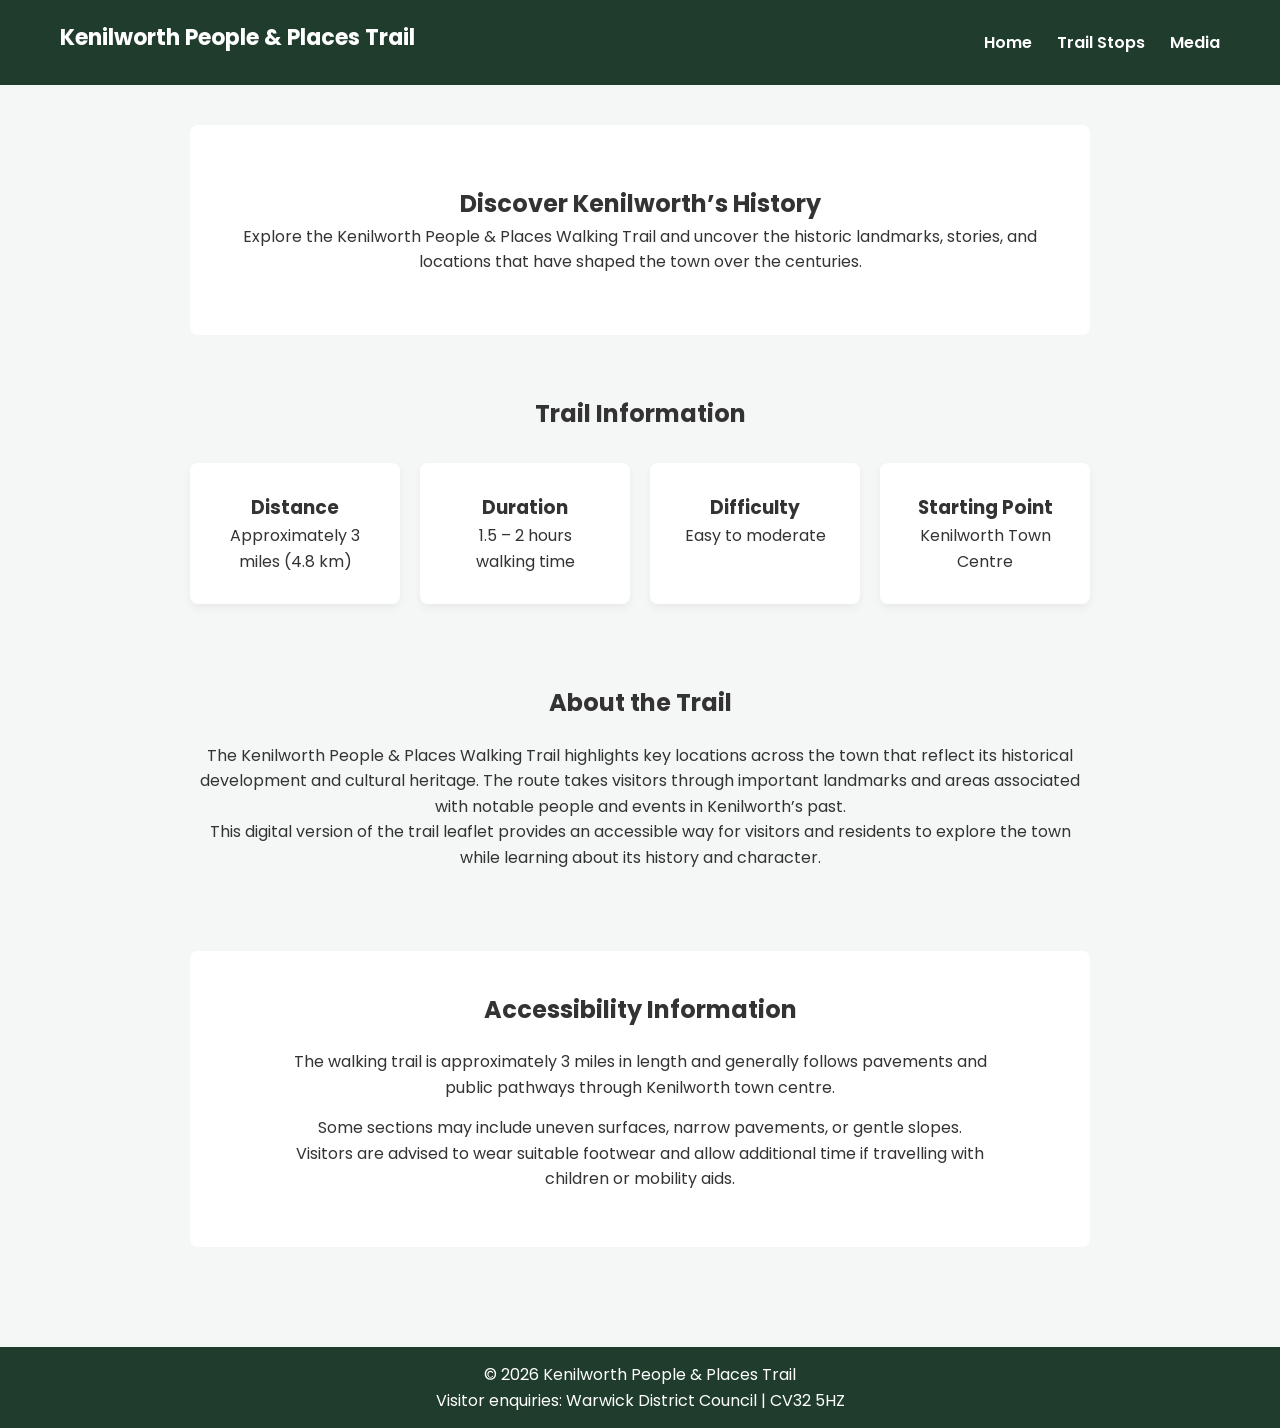
<file: index.html>
<!DOCTYPE html>
<html lang="en">
 
<head>
<meta charset="UTF-8">
<meta name="viewport" content="width=device-width, initial-scale=1.0">

<title>Kenilworth Walking Trail</title>

<link href="https://fonts.googleapis.com/css2?family=Poppins:wght@300;400;600&display=swap" rel="stylesheet">

<link rel="stylesheet" href="css/styles.css">
</head>

<script>
document.addEventListener("DOMContentLoaded", function(){

    const toggle = document.querySelector(".menu-toggle");
    const nav = document.querySelector(".nav-links");

    toggle.addEventListener("click", function(){
        nav.classList.toggle("active");
    });

});
</script>

<body>

<header>
    <h1>Kenilworth People & Places Trail</h1>

    <button class="menu-toggle" aria-label="Toggle navigation">
        ☰
    </button>

    <nav>
        <ul class="nav-links">
            <li><a href="index.html">Home</a></li>
            <li><a href="places.html">Trail Stops</a></li>
            <li><a href="media.html">Media</a></li>
        </ul>
    </nav>
</header>


<main>

<section class="hero">
<h2>Discover Kenilworth’s History</h2>
<p>
Explore the Kenilworth People & Places Walking Trail and uncover the
historic landmarks, stories, and locations that have shaped the town
over the centuries.
</p>
</section>

<section class="trail-overview">
<h2>Trail Information</h2>

<div class="overview-grid">

<div class="overview-item">
<h3>Distance</h3>
<p>Approximately 3 miles (4.8 km)</p>
</div>

<div class="overview-item">
<h3>Duration</h3>
<p>1.5 – 2 hours walking time</p>
</div>

<div class="overview-item">
<h3>Difficulty</h3>
<p>Easy to moderate</p>
</div>

<div class="overview-item">
<h3>Starting Point</h3>
<p>Kenilworth Town Centre</p>
</div>

</div>
</section>

<section class="trail-purpose">
<h2>About the Trail</h2>
<p>
The Kenilworth People & Places Walking Trail highlights key locations
across the town that reflect its historical development and cultural
heritage. The route takes visitors through important landmarks and
areas associated with notable people and events in Kenilworth’s past.
</p>

<p>
This digital version of the trail leaflet provides an accessible way
for visitors and residents to explore the town while learning about
its history and character.
</p>
</section>

<section class="accessibility">
<h2>Accessibility Information</h2>

<p>
The walking trail is approximately 3 miles in length and generally
follows pavements and public pathways through Kenilworth town centre.
</p>

<p>
Some sections may include uneven surfaces, narrow pavements, or
gentle slopes. Visitors are advised to wear suitable footwear and
allow additional time if travelling with children or mobility aids.
</p>

</section>

</main>


<footer>
    <p>© 2026 Kenilworth People & Places Trail</p>
    <p>Visitor enquiries: Warwick District Council | CV32 5HZ</p>
</footer>


<script>

const toggleButton =
document.querySelector(".menu-toggle");

const navLinks =
document.querySelector(".nav-links");

toggleButton.addEventListener("click", () => {

navLinks.classList.toggle("show");

const expanded =
toggleButton.getAttribute("aria-expanded") === "true";

toggleButton.setAttribute("aria-expanded", !expanded);

});

</script>

</body>

</html>
</file>
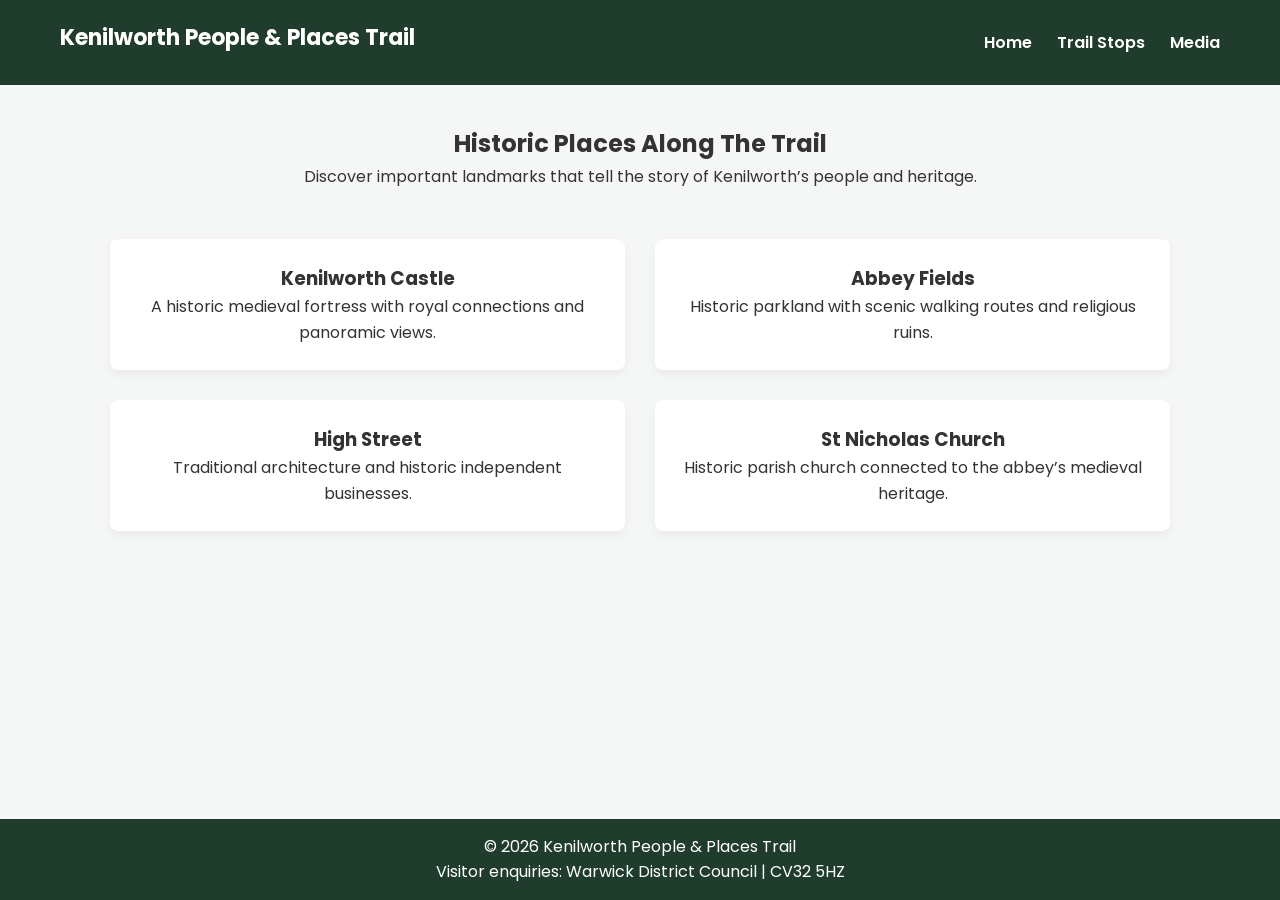
<file: places.html>
<!DOCTYPE html>
<html lang="en">

<head>

<meta charset="UTF-8">

<meta name="viewport" content="width=device-width, initial-scale=1.0">

<title>Historic Places | Kenilworth Walking Trail</title>

<link href="https://fonts.googleapis.com/css2?family=Poppins:wght@300;400;600&display=swap" rel="stylesheet">

<link rel="stylesheet" href="css/styles.css">

</head>

<script>
document.addEventListener("DOMContentLoaded", function(){

    const toggle = document.querySelector(".menu-toggle");
    const nav = document.querySelector(".nav-links");

    toggle.addEventListener("click", function(){
        nav.classList.toggle("active");
    });

});
</script>

<body>

<header>
    <h1>Kenilworth People & Places Trail</h1>

    <button class="menu-toggle" aria-label="Open navigation menu">
        ☰
    </button>

    <nav>
        <ul class="nav-links">
            <li><a href="index.html">Home</a></li>
            <li><a href="places.html">Trail Stops</a></li>
            <li><a href="media.html">Media</a></li>
        </ul>
    </nav>
</header>


<main>

<section class="page-intro">

<h2>Historic Places Along The Trail</h2>

<p>
Discover important landmarks that tell the story of Kenilworth’s people and heritage.
</p>

</section>


<section class="places-grid">

<div class="place-card">

<h3>Kenilworth Castle</h3>

<p>
A historic medieval fortress with royal connections and panoramic views.
</p>

</div>


<div class="place-card">

<h3>Abbey Fields</h3>

<p>
Historic parkland with scenic walking routes and religious ruins.
</p>

</div>


<div class="place-card">

<h3>High Street</h3>

<p>
Traditional architecture and historic independent businesses.
</p>

</div>


<div class="place-card">

<h3>St Nicholas Church</h3>

<p>
Historic parish church connected to the abbey’s medieval heritage.
</p>

</div>

</section>

</main>


<footer>
    <p>© 2026 Kenilworth People & Places Trail</p>
    <p>Visitor enquiries: Warwick District Council | CV32 5HZ</p>
</footer>


<script>

const toggleButton =
document.querySelector(".menu-toggle");

const navLinks =
document.querySelector(".nav-links");

toggleButton.addEventListener("click", () => {

navLinks.classList.toggle("show");

const expanded =
toggleButton.getAttribute("aria-expanded") === "true";

toggleButton.setAttribute("aria-expanded", !expanded);

});

</script>

</body>

</html>
</file>
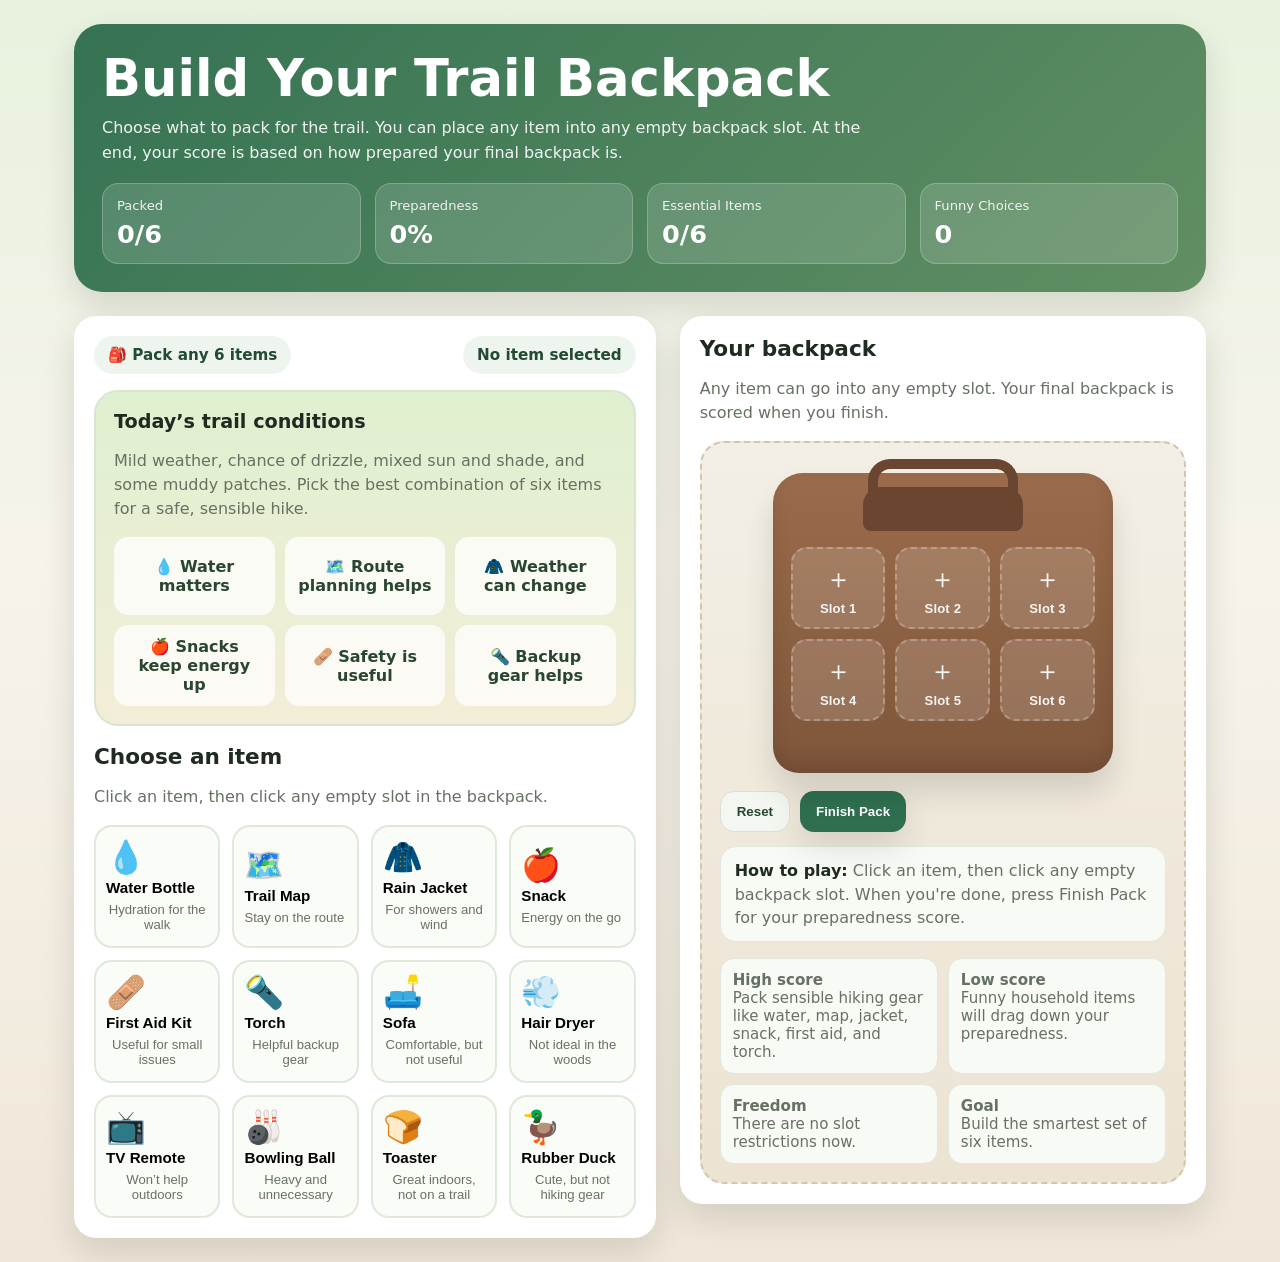
<file: games/backpack-packing.html>
<!DOCTYPE html>
<html lang="en">
<head>
  <meta charset="UTF-8" />
  <meta name="viewport" content="width=device-width, initial-scale=1.0" />
  <title>Build Your Trail Backpack</title>
  <style>
    :root {
      --bg: #f4f1e8;
      --card: #ffffff;
      --text: #1f2a20;
      --muted: #667164;
      --accent: #2f6f4f;
      --shadow: 0 14px 34px rgba(0, 0, 0, 0.12);
      --radius: 22px;
    }

    * { box-sizing: border-box; }

    body {
      margin: 0;
      font-family: Inter, system-ui, -apple-system, BlinkMacSystemFont, "Segoe UI", sans-serif;
      color: var(--text);
      background: linear-gradient(180deg, #e8f2df 0%, #f7f3ea 45%, #efe7d9 100%);
      min-height: 100vh;
    }

    .wrap {
      max-width: 1180px;
      margin: 0 auto;
      padding: 24px;
    }

    .hero {
      background: linear-gradient(135deg, rgba(47,111,79,0.97), rgba(87,135,89,0.93));
      color: white;
      border-radius: 28px;
      padding: 28px;
      box-shadow: var(--shadow);
      margin-bottom: 24px;
    }

    .hero h1 {
      margin: 0 0 10px;
      font-size: clamp(2rem, 5vw, 3.2rem);
      line-height: 1.05;
    }

    .hero p {
      margin: 0;
      max-width: 760px;
      color: rgba(255,255,255,0.92);
      line-height: 1.55;
    }

    .stats {
      display: grid;
      grid-template-columns: repeat(4, minmax(0, 1fr));
      gap: 14px;
      margin-top: 18px;
    }

    .stat {
      background: rgba(255,255,255,0.14);
      border: 1px solid rgba(255,255,255,0.22);
      border-radius: 16px;
      padding: 14px;
    }

    .stat-label {
      font-size: 0.82rem;
      opacity: 0.9;
      margin-bottom: 6px;
    }

    .stat-value {
      font-size: 1.6rem;
      font-weight: 800;
    }

    .layout {
      display: grid;
      grid-template-columns: 1.05fr 0.95fr;
      gap: 24px;
      align-items: start;
    }

    .card {
      background: var(--card);
      border-radius: var(--radius);
      box-shadow: var(--shadow);
      padding: 20px;
    }

    .card h2 {
      margin: 0 0 8px;
      font-size: 1.35rem;
    }

    .card p {
      color: var(--muted);
      line-height: 1.5;
    }

    .pack-header {
      display: flex;
      justify-content: space-between;
      align-items: center;
      gap: 12px;
      flex-wrap: wrap;
      margin-bottom: 16px;
    }

    .pill {
      display: inline-flex;
      align-items: center;
      gap: 8px;
      padding: 10px 14px;
      background: #eef5ee;
      color: #234a32;
      border-radius: 999px;
      font-weight: 700;
      font-size: 0.95rem;
    }

    .trail-card {
      background: linear-gradient(180deg, #dff0cf 0%, #f3edd8 100%);
      border-radius: 24px;
      border: 2px solid #d8e5d0;
      padding: 18px;
      margin-bottom: 18px;
    }

    .trail-card h3 {
      margin: 0 0 8px;
      font-size: 1.2rem;
    }

    .trail-grid {
      display: grid;
      grid-template-columns: repeat(3, minmax(0, 1fr));
      gap: 10px;
      margin-top: 14px;
    }

    .need {
      background: rgba(255,255,255,0.76);
      border-radius: 14px;
      padding: 12px;
      text-align: center;
      font-weight: 700;
      color: #2a4530;
      min-height: 78px;
      display: grid;
      place-items: center;
    }

    .items-grid {
      display: grid;
      grid-template-columns: repeat(4, minmax(0, 1fr));
      gap: 12px;
    }

    .item {
      border: 2px solid #e0e8dc;
      background: #fafcf8;
      border-radius: 18px;
      padding: 14px 10px;
      cursor: pointer;
      transition: transform 0.14s ease, box-shadow 0.14s ease, border-color 0.14s ease, opacity 0.2s ease;
      text-align: center;
      min-height: 120px;
      display: flex;
      flex-direction: column;
      justify-content: center;
      gap: 6px;
    }

    .item:hover,
    .item:focus-visible {
      transform: translateY(-3px);
      box-shadow: 0 10px 18px rgba(0,0,0,0.1);
      border-color: #bfd1c0;
      outline: none;
    }

    .item.selected {
      border-color: var(--accent);
      background: #edf7ef;
      box-shadow: 0 10px 22px rgba(47,111,79,0.12);
    }

    .item.packed {
      opacity: 0.45;
      pointer-events: none;
    }

    .emoji {
      font-size: 2rem;
      line-height: 1;
    }

    .label {
      font-weight: 800;
      font-size: 0.95rem;
    }

    .sub {
      font-size: 0.82rem;
      color: var(--muted);
    }

    .backpack-zone {
      background: linear-gradient(180deg, #f3efe5 0%, #ece3d2 100%);
      border-radius: 24px;
      padding: 18px;
      border: 2px dashed #d3c6ae;
      min-height: 420px;
      position: relative;
      overflow: hidden;
    }

    .backpack {
      width: min(340px, 100%);
      min-height: 300px;
      margin: 12px auto 18px;
      border-radius: 30px 30px 26px 26px;
      background: linear-gradient(180deg, #9b6c4b 0%, #7f563b 100%);
      position: relative;
      box-shadow: inset 0 -10px 20px rgba(0,0,0,0.12), 0 20px 30px rgba(0,0,0,0.12);
      padding: 74px 18px 20px;
    }

    .backpack::before {
      content: "";
      position: absolute;
      top: 14px;
      left: 50%;
      transform: translateX(-50%);
      width: 160px;
      height: 44px;
      border-radius: 18px 18px 8px 8px;
      background: #6a452f;
    }

    .backpack::after {
      content: "";
      position: absolute;
      top: -14px;
      left: 50%;
      transform: translateX(-50%);
      width: 130px;
      height: 50px;
      border: 10px solid #6a452f;
      border-bottom: none;
      border-radius: 22px 22px 0 0;
    }

    .pack-grid {
      display: grid;
      grid-template-columns: repeat(3, minmax(0, 1fr));
      gap: 10px;
    }

    .pack-slot {
      background: rgba(255,255,255,0.15);
      border: 2px dashed rgba(255,255,255,0.26);
      border-radius: 16px;
      min-height: 82px;
      display: flex;
      flex-direction: column;
      align-items: center;
      justify-content: center;
      gap: 4px;
      color: rgba(255,255,255,0.92);
      font-size: 1.7rem;
      text-align: center;
      padding: 8px;
      cursor: pointer;
    }

    .pack-slot span {
      font-size: 0.82rem;
      font-weight: 800;
      letter-spacing: 0.01em;
    }

    .pack-slot:hover {
      transform: translateY(-2px);
    }

    .pack-slot.filled {
      background: rgba(255,255,255,0.22);
      border-style: solid;
      color: white;
      font-size: 1.6rem;
    }

    .controls {
      display: flex;
      gap: 10px;
      flex-wrap: wrap;
      margin-top: 12px;
    }

    button.control {
      border: none;
      border-radius: 14px;
      padding: 12px 16px;
      font-weight: 800;
      cursor: pointer;
      background: var(--accent);
      color: white;
      box-shadow: var(--shadow);
      transition: transform 0.14s ease;
    }

    button.control.secondary {
      background: #f3f6f1;
      color: #244831;
      border: 1px solid #d7e1d5;
      box-shadow: none;
    }

    button.control:hover {
      transform: translateY(-2px);
    }

    .log {
      margin-top: 14px;
      min-height: 70px;
      border-radius: 16px;
      background: #f7faf5;
      border: 1px solid #e1e9dd;
      padding: 12px 14px;
      color: var(--muted);
      line-height: 1.45;
    }

    .log strong { color: var(--text); }

    .legend {
      margin-top: 16px;
      display: grid;
      grid-template-columns: repeat(2, minmax(0, 1fr));
      gap: 10px;
    }

    .mini {
      background: #f7faf5;
      border: 1px solid #e0e8dc;
      border-radius: 14px;
      padding: 12px;
      color: var(--muted);
      font-size: 0.94rem;
    }

    .overlay {
      position: fixed;
      inset: 0;
      background: rgba(20, 28, 21, 0.58);
      display: none;
      place-items: center;
      padding: 20px;
      z-index: 20;
    }

    .overlay.show { display: grid; }

    .modal {
      width: min(580px, 100%);
      background: white;
      border-radius: 28px;
      padding: 28px;
      box-shadow: 0 22px 40px rgba(0,0,0,0.2);
      text-align: center;
    }

    .modal h3 {
      margin: 0 0 10px;
      font-size: 2rem;
    }

    .modal p {
      color: var(--muted);
      line-height: 1.55;
      margin-bottom: 18px;
    }

    .badge {
      display: inline-block;
      background: #edf6ea;
      color: #25552f;
      font-weight: 800;
      border-radius: 999px;
      padding: 10px 16px;
      margin-bottom: 12px;
    }

    @media (max-width: 980px) {
      .layout { grid-template-columns: 1fr; }
      .stats { grid-template-columns: repeat(2, minmax(0, 1fr)); }
      .items-grid { grid-template-columns: repeat(3, minmax(0, 1fr)); }
    }

    @media (max-width: 640px) {
      .wrap { padding: 14px; }
      .hero, .card { padding: 16px; }
      .trail-grid, .legend { grid-template-columns: 1fr; }
      .items-grid { grid-template-columns: repeat(2, minmax(0, 1fr)); }
      .stats { grid-template-columns: 1fr 1fr; }
    }
  </style>
</head>
<body>
  <div class="wrap">
    <section class="hero">
      <h1>Build Your Trail Backpack</h1>
      <p>
        Choose what to pack for the trail. You can place any item into any empty backpack slot.
        At the end, your score is based on how prepared your final backpack is.
      </p>

      <div class="stats">
        <div class="stat"><div class="stat-label">Packed</div><div class="stat-value" id="packedCount">0/6</div></div>
        <div class="stat"><div class="stat-label">Preparedness</div><div class="stat-value" id="preparedness">0%</div></div>
        <div class="stat"><div class="stat-label">Essential Items</div><div class="stat-value" id="essentials">0/6</div></div>
        <div class="stat"><div class="stat-label">Funny Choices</div><div class="stat-value" id="mistakes">0</div></div>
      </div>
    </section>

    <div class="layout">
      <section class="card">
        <div class="pack-header">
          <div class="pill">🎒 Pack any 6 items</div>
          <div class="pill" id="selectionStatus">No item selected</div>
        </div>

        <div class="trail-card">
          <h3>Today’s trail conditions</h3>
          <p>
            Mild weather, chance of drizzle, mixed sun and shade, and some muddy patches.
            Pick the best combination of six items for a safe, sensible hike.
          </p>

          <div class="trail-grid">
            <div class="need">💧 Water matters</div>
            <div class="need">🗺️ Route planning helps</div>
            <div class="need">🧥 Weather can change</div>
            <div class="need">🍎 Snacks keep energy up</div>
            <div class="need">🩹 Safety is useful</div>
            <div class="need">🔦 Backup gear helps</div>
          </div>
        </div>

        <h2>Choose an item</h2>
        <p>Click an item, then click any empty slot in the backpack.</p>

        <div class="items-grid">
          <button class="item" data-name="Water Bottle" data-essential="true" data-value="20">
            <div class="emoji">💧</div>
            <div class="label">Water Bottle</div>
            <div class="sub">Hydration for the walk</div>
          </button>

          <button class="item" data-name="Trail Map" data-essential="true" data-value="16">
            <div class="emoji">🗺️</div>
            <div class="label">Trail Map</div>
            <div class="sub">Stay on the route</div>
          </button>

          <button class="item" data-name="Rain Jacket" data-essential="true" data-value="16">
            <div class="emoji">🧥</div>
            <div class="label">Rain Jacket</div>
            <div class="sub">For showers and wind</div>
          </button>

          <button class="item" data-name="Snack" data-essential="true" data-value="14">
            <div class="emoji">🍎</div>
            <div class="label">Snack</div>
            <div class="sub">Energy on the go</div>
          </button>

          <button class="item" data-name="First Aid Kit" data-essential="true" data-value="18">
            <div class="emoji">🩹</div>
            <div class="label">First Aid Kit</div>
            <div class="sub">Useful for small issues</div>
          </button>

          <button class="item" data-name="Torch" data-essential="true" data-value="10">
            <div class="emoji">🔦</div>
            <div class="label">Torch</div>
            <div class="sub">Helpful backup gear</div>
          </button>

          <button class="item" data-name="Sofa" data-essential="false" data-value="-18">
            <div class="emoji">🛋️</div>
            <div class="label">Sofa</div>
            <div class="sub">Comfortable, but not useful</div>
          </button>

          <button class="item" data-name="Hair Dryer" data-essential="false" data-value="-12">
            <div class="emoji">💨</div>
            <div class="label">Hair Dryer</div>
            <div class="sub">Not ideal in the woods</div>
          </button>

          <button class="item" data-name="Television Remote" data-essential="false" data-value="-10">
            <div class="emoji">📺</div>
            <div class="label">TV Remote</div>
            <div class="sub">Won’t help outdoors</div>
          </button>

          <button class="item" data-name="Bowling Ball" data-essential="false" data-value="-20">
            <div class="emoji">🎳</div>
            <div class="label">Bowling Ball</div>
            <div class="sub">Heavy and unnecessary</div>
          </button>

          <button class="item" data-name="Toaster" data-essential="false" data-value="-16">
            <div class="emoji">🍞</div>
            <div class="label">Toaster</div>
            <div class="sub">Great indoors, not on a trail</div>
          </button>

          <button class="item" data-name="Rubber Duck" data-essential="false" data-value="-8">
            <div class="emoji">🦆</div>
            <div class="label">Rubber Duck</div>
            <div class="sub">Cute, but not hiking gear</div>
          </button>
        </div>
      </section>

      <aside class="card">
        <h2>Your backpack</h2>
        <p>Any item can go into any empty slot. Your final backpack is scored when you finish.</p>

        <div class="backpack-zone">
          <div class="backpack">
            <div class="pack-grid">
              <button class="pack-slot" data-slot="1">＋<span>Slot 1</span></button>
              <button class="pack-slot" data-slot="2">＋<span>Slot 2</span></button>
              <button class="pack-slot" data-slot="3">＋<span>Slot 3</span></button>
              <button class="pack-slot" data-slot="4">＋<span>Slot 4</span></button>
              <button class="pack-slot" data-slot="5">＋<span>Slot 5</span></button>
              <button class="pack-slot" data-slot="6">＋<span>Slot 6</span></button>
            </div>
          </div>

          <div class="controls">
            <button class="control secondary" id="resetBtn">Reset</button>
            <button class="control" id="finishBtn">Finish Pack</button>
          </div>

          <div class="log" id="log">
            <strong>How to play:</strong> Click an item, then click any empty backpack slot. When you're done, press Finish Pack for your preparedness score.
          </div>

          <div class="legend">
            <div class="mini"><strong>High score</strong><br>Pack sensible hiking gear like water, map, jacket, snack, first aid, and torch.</div>
            <div class="mini"><strong>Low score</strong><br>Funny household items will drag down your preparedness.</div>
            <div class="mini"><strong>Freedom</strong><br>There are no slot restrictions now.</div>
            <div class="mini"><strong>Goal</strong><br>Build the smartest set of six items.</div>
          </div>
        </div>
      </aside>
    </div>
  </div>

  <div class="overlay" id="overlay">
    <div class="modal">
      <div class="badge" id="badgeText">Trail Starter</div>
      <h3 id="finalTitle">Backpack scored!</h3>
      <p id="finalMessage"></p>
      <button class="control" id="playAgainBtn">Play Again</button>
    </div>
  </div>

  <script>
    const items = [...document.querySelectorAll('.item')];
    const packSlots = [...document.querySelectorAll('.pack-slot')];
    const packedCountEl = document.getElementById('packedCount');
    const preparednessEl = document.getElementById('preparedness');
    const essentialsEl = document.getElementById('essentials');
    const mistakesEl = document.getElementById('mistakes');
    const selectionStatusEl = document.getElementById('selectionStatus');
    const logEl = document.getElementById('log');
    const resetBtn = document.getElementById('resetBtn');
    const finishBtn = document.getElementById('finishBtn');
    const overlay = document.getElementById('overlay');
    const playAgainBtn = document.getElementById('playAgainBtn');
    const finalTitle = document.getElementById('finalTitle');
    const finalMessage = document.getElementById('finalMessage');
    const badgeText = document.getElementById('badgeText');

    let selectedItem = null;
    let packedItems = {};

    function clearSelection() {
      selectedItem = null;
      items.forEach(item => item.classList.remove('selected'));
      selectionStatusEl.textContent = 'No item selected';
    }

    function selectItem(item) {
      if (item.classList.contains('packed')) return;
      items.forEach(btn => btn.classList.remove('selected'));
      item.classList.add('selected');
      selectedItem = item;
      selectionStatusEl.textContent = `Selected: ${item.dataset.name}`;
    }

    function getPackedArray() {
      return Object.values(packedItems);
    }

    function calculatePreparedness() {
      const packed = getPackedArray();
      const essentials = packed.filter(item => item.dataset.essential === 'true').length;
      const funnyChoices = packed.filter(item => item.dataset.essential !== 'true').length;
      const rawScore = packed.reduce((sum, item) => sum + Number(item.dataset.value || 0), 0);

      const preparedness = Math.max(0, Math.min(100, rawScore));
      return { preparedness, essentials, funnyChoices, rawScore };
    }

    function updateUI() {
      const packed = getPackedArray();
      const result = calculatePreparedness();

      packedCountEl.textContent = `${packed.length}/6`;
      preparednessEl.textContent = `${result.preparedness}%`;
      essentialsEl.textContent = `${result.essentials}/6`;
      mistakesEl.textContent = result.funnyChoices;
    }

    function renderBackpack() {
      packSlots.forEach(slot => {
        const key = slot.dataset.slot;
        const item = packedItems[key];

        if (!item) {
          slot.innerHTML = `＋<span>Slot ${key}</span>`;
          slot.classList.remove('filled');
          slot.title = '';
        } else {
          slot.innerHTML = `${item.querySelector('.emoji').textContent}<span>${item.dataset.name}</span>`;
          slot.classList.add('filled');
          slot.title = item.dataset.name;
        }
      });
    }

    function setLog(message) {
      logEl.innerHTML = message;
    }

    function placeIntoSlot(slotEl) {
      if (!selectedItem) {
        setLog('<strong>No item selected:</strong> click an item first, then click any empty backpack slot.');
        return;
      }

      const key = slotEl.dataset.slot;

      if (packedItems[key]) {
        setLog('<strong>Slot already filled:</strong> choose a different empty slot.');
        return;
      }

      packedItems[key] = selectedItem;
      selectedItem.classList.add('packed');

      if (selectedItem.dataset.essential === 'true') {
        setLog(`<strong>Packed:</strong> ${selectedItem.dataset.name} is a strong trail choice.`);
      } else {
        setLog(`<strong>Packed:</strong> ${selectedItem.dataset.name} is funny, but it may hurt your preparedness score.`);
      }

      renderBackpack();
      clearSelection();
      updateUI();

      if (getPackedArray().length === 6) {
        finishGame();
      }
    }

    function finishGame() {
      const packed = getPackedArray();
      const result = calculatePreparedness();

      let badge = 'Trail Starter';
      let title = 'Backpack scored!';
      let message = `You packed <strong>${packed.length}</strong> items, including <strong>${result.essentials}</strong> essential hiking item(s), for a preparedness score of <strong>${result.preparedness}%</strong>.`;

      if (packed.length < 6) {
        badge = 'Not Fully Packed';
        title = 'Almost there!';
        message += ' Fill more slots for a more accurate preparedness rating.';
      } else if (result.preparedness >= 90) {
        badge = 'Gold Trail Packer';
        message += ' Excellent choices — this backpack is very well prepared for the trail.';
      } else if (result.preparedness >= 70) {
        badge = 'Prepared Explorer';
        message += ' Good pack overall. You brought most of what a hiker would need.';
      } else if (result.preparedness >= 40) {
        badge = 'Learning Hiker';
        message += ' Some useful items are here, but the backpack could be improved.';
      } else {
        badge = 'Comedy Camper';
        message += ' This pack is more funny than functional.';
      }

      badgeText.textContent = badge;
      finalTitle.textContent = title;
      finalMessage.innerHTML = message;
      overlay.classList.add('show');
    }

    function resetGame() {
      selectedItem = null;
      packedItems = {};

      items.forEach(item => {
        item.classList.remove('selected', 'packed');
      });

      renderBackpack();
      clearSelection();
      updateUI();
      overlay.classList.remove('show');
      setLog('<strong>How to play:</strong> Click an item, then click any empty backpack slot. When you are done, press Finish Pack for your preparedness score.');
    }

    items.forEach(item => {
      item.addEventListener('click', () => selectItem(item));
    });

    packSlots.forEach(slot => {
      slot.addEventListener('click', () => placeIntoSlot(slot));
    });

    resetBtn.addEventListener('click', resetGame);
    finishBtn.addEventListener('click', finishGame);
    playAgainBtn.addEventListener('click', resetGame);

    renderBackpack();
    updateUI();
  </script>
</body>
</html>
</file>
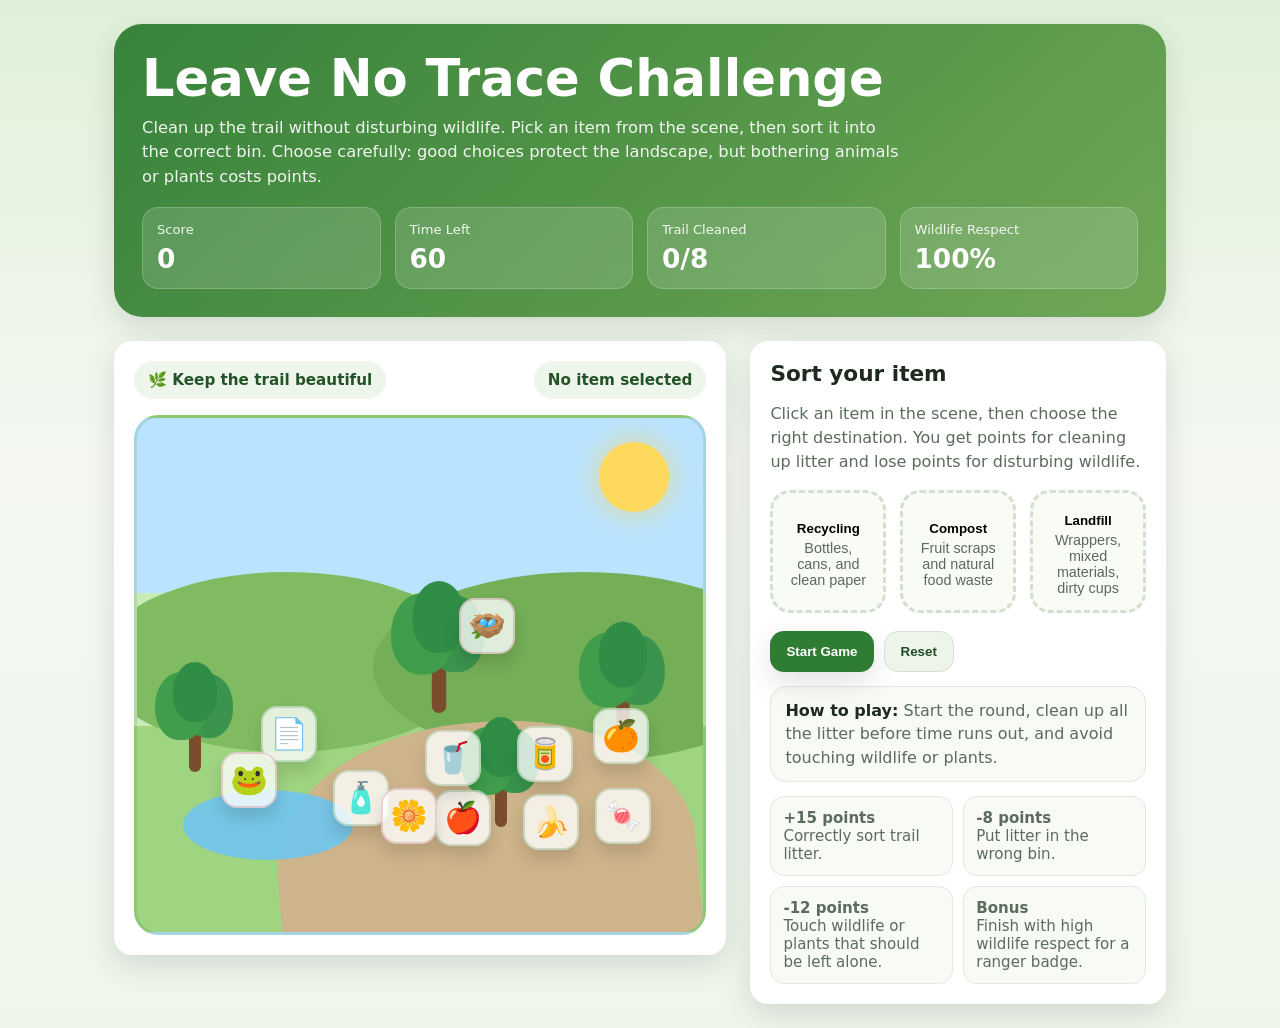
<file: games/leave-no-trace.html>
<!DOCTYPE html>
<html lang="en">
<head>
  <meta charset="UTF-8" />
  <meta name="viewport" content="width=device-width, initial-scale=1.0" />
  <title>Leave No Trace Challenge</title>
  <style>
    :root {
      --bg: #f4f8f1;
      --card: #ffffff;
      --text: #1f2a1f;
      --muted: #5c6b5c;
      --accent: #2f7d32;
      --accent-2: #8bc34a;
      --danger: #b23a48;
      --shadow: 0 10px 30px rgba(0, 0, 0, 0.12);
      --radius: 18px;
    }

    * { box-sizing: border-box; }

    body {
      margin: 0;
      font-family: Inter, system-ui, -apple-system, BlinkMacSystemFont, "Segoe UI", sans-serif;
      background: linear-gradient(180deg, #dff0d8 0%, var(--bg) 45%, #eef6eb 100%);
      color: var(--text);
      min-height: 100vh;
    }

    .wrap {
      max-width: 1100px;
      margin: 0 auto;
      padding: 24px;
    }

    .hero {
      background: linear-gradient(135deg, rgba(47,125,50,0.95), rgba(97,158,70,0.9));
      color: white;
      border-radius: 28px;
      padding: 28px;
      box-shadow: var(--shadow);
      margin-bottom: 24px;
    }

    .hero h1 {
      margin: 0 0 10px;
      font-size: clamp(2rem, 5vw, 3.2rem);
      line-height: 1.05;
    }

    .hero p {
      margin: 0;
      max-width: 760px;
      color: rgba(255,255,255,0.92);
      font-size: 1.02rem;
      line-height: 1.5;
    }

    .stats {
      display: grid;
      grid-template-columns: repeat(4, minmax(0, 1fr));
      gap: 14px;
      margin: 18px 0 0;
    }

    .stat {
      background: rgba(255,255,255,0.14);
      border: 1px solid rgba(255,255,255,0.2);
      border-radius: 16px;
      padding: 14px;
      backdrop-filter: blur(8px);
    }

    .stat-label {
      font-size: 0.82rem;
      opacity: 0.9;
      margin-bottom: 6px;
    }

    .stat-value {
      font-size: 1.65rem;
      font-weight: 800;
    }

    .layout {
      display: grid;
      grid-template-columns: 1.4fr 0.95fr;
      gap: 24px;
      align-items: start;
    }

    .card {
      background: var(--card);
      border-radius: var(--radius);
      box-shadow: var(--shadow);
      padding: 20px;
    }

    .card h2 {
      margin: 0 0 8px;
      font-size: 1.35rem;
    }

    .card p {
      color: var(--muted);
      line-height: 1.5;
    }

    .scene {
      position: relative;
      min-height: 520px;
      overflow: hidden;
      background: linear-gradient(180deg, #b9e3ff 0 34%, #c9ebb8 34% 60%, #9fd481 60% 100%);
      border-radius: 24px;
      border: 3px solid rgba(47, 125, 50, 0.15);
    }

    .sun {
      position: absolute;
      top: 24px;
      right: 34px;
      width: 70px;
      height: 70px;
      border-radius: 50%;
      background: #ffd95e;
      box-shadow: 0 0 30px rgba(255, 217, 94, 0.7);
    }

    .hill, .hill2, .path, .pond {
      position: absolute;
      border-radius: 50%;
    }

    .hill {
      left: -40px;
      bottom: 180px;
      width: 380px;
      height: 180px;
      background: #80bb62;
    }

    .hill2 {
      right: -90px;
      bottom: 170px;
      width: 420px;
      height: 190px;
      background: #74ae57;
    }

    .path {
      left: 140px;
      bottom: -70px;
      width: 420px;
      height: 280px;
      background: #ceb48a;
      transform: rotate(-5deg);
      border-radius: 48% 48% 0 0;
    }

    .pond {
      left: 46px;
      bottom: 72px;
      width: 170px;
      height: 70px;
      background: #73c6ea;
      opacity: 0.95;
    }

    .tree {
      position: absolute;
      width: 44px;
      height: 110px;
    }

    .tree::before {
      content: "";
      position: absolute;
      left: 16px;
      bottom: 0;
      width: 12px;
      height: 46px;
      background: #7a4e2d;
      border-radius: 8px;
    }

    .tree::after {
      content: "";
      position: absolute;
      left: 0;
      top: 0;
      width: 44px;
      height: 60px;
      background: #2f8d46;
      border-radius: 50% 50% 45% 45%;
      box-shadow: -14px 14px 0 4px #3f9d4c, 14px 14px 0 2px #3a944d;
    }

    .wildlife {
      position: absolute;
      font-size: 1.7rem;
      user-select: none;
      filter: drop-shadow(0 3px 2px rgba(0,0,0,0.15));
    }

    .item {
      position: absolute;
      width: 56px;
      height: 56px;
      border: none;
      border-radius: 16px;
      display: grid;
      place-items: center;
      font-size: 1.9rem;
      cursor: pointer;
      background: rgba(255,255,255,0.78);
      box-shadow: 0 10px 16px rgba(0,0,0,0.12);
      transition: transform 0.14s ease, box-shadow 0.14s ease, opacity 0.2s ease;
      user-select: none;
    }

    .item:hover,
    .item:focus-visible {
      transform: translateY(-3px) scale(1.03);
      box-shadow: 0 12px 22px rgba(0,0,0,0.18);
      outline: 3px solid rgba(47,125,50,0.25);
    }

    .item.good { border: 2px solid rgba(47,125,50,0.22); }
    .item.bad { border: 2px solid rgba(178,58,72,0.22); }

    .item.collected {
      opacity: 0;
      pointer-events: none;
      transform: scale(0.6);
    }

    .status {
      display: flex;
      justify-content: space-between;
      align-items: center;
      gap: 12px;
      margin-bottom: 16px;
      flex-wrap: wrap;
    }

    .pill {
      display: inline-flex;
      align-items: center;
      gap: 8px;
      padding: 10px 14px;
      background: #eef6eb;
      color: #245327;
      border-radius: 999px;
      font-weight: 700;
      font-size: 0.95rem;
    }

    .bin-grid {
      display: grid;
      grid-template-columns: repeat(3, minmax(0, 1fr));
      gap: 14px;
      margin-top: 10px;
    }

    .bin {
      min-height: 118px;
      border-radius: 20px;
      border: 3px dashed #d4dfcf;
      background: #f8fbf6;
      padding: 14px;
      text-align: center;
      transition: transform 0.18s ease, border-color 0.18s ease, background 0.18s ease;
    }

    .bin.active {
      transform: translateY(-2px);
      border-color: var(--accent);
      background: #eff8ea;
    }

    .bin-emoji {
      font-size: 2rem;
      display: block;
      margin-bottom: 6px;
    }

    .bin-title {
      font-weight: 800;
      margin-bottom: 4px;
    }

    .bin-sub {
      font-size: 0.9rem;
      color: var(--muted);
      min-height: 38px;
    }

    .controls {
      display: flex;
      gap: 10px;
      flex-wrap: wrap;
      margin-top: 18px;
    }

    button.control {
      border: none;
      border-radius: 14px;
      padding: 12px 16px;
      font-weight: 800;
      cursor: pointer;
      background: var(--accent);
      color: white;
      box-shadow: var(--shadow);
      transition: transform 0.14s ease, opacity 0.14s ease;
    }

    button.control.secondary {
      background: #edf4ea;
      color: #214c28;
      box-shadow: none;
      border: 1px solid #d6e2d0;
    }

    button.control:hover,
    button.control:focus-visible {
      transform: translateY(-2px);
      outline: none;
    }

    .log {
      margin-top: 14px;
      min-height: 56px;
      border-radius: 16px;
      background: #f7faf5;
      border: 1px solid #e0eadc;
      padding: 12px 14px;
      color: var(--muted);
      line-height: 1.45;
    }

    .log strong { color: var(--text); }

    .legend {
      display: grid;
      grid-template-columns: repeat(2, minmax(0, 1fr));
      gap: 10px;
      margin-top: 14px;
    }

    .legend .mini {
      background: #f7faf5;
      border: 1px solid #e1eadc;
      border-radius: 14px;
      padding: 12px;
      color: var(--muted);
      font-size: 0.94rem;
    }

    .overlay {
      position: fixed;
      inset: 0;
      background: rgba(19, 31, 20, 0.58);
      display: none;
      place-items: center;
      padding: 20px;
      z-index: 20;
    }

    .overlay.show { display: grid; }

    .modal {
      width: min(560px, 100%);
      background: white;
      border-radius: 26px;
      padding: 28px;
      box-shadow: 0 20px 40px rgba(0,0,0,0.2);
      text-align: center;
    }

    .modal h3 {
      margin: 0 0 10px;
      font-size: 2rem;
    }

    .modal p {
      color: var(--muted);
      line-height: 1.55;
      margin-bottom: 18px;
    }

    .badge {
      display: inline-block;
      background: #edf8e8;
      color: #245327;
      font-weight: 800;
      border-radius: 999px;
      padding: 10px 16px;
      margin-bottom: 12px;
    }

    @media (max-width: 900px) {
      .layout {
        grid-template-columns: 1fr;
      }

      .stats {
        grid-template-columns: repeat(2, minmax(0, 1fr));
      }
    }

    @media (max-width: 560px) {
      .wrap { padding: 14px; }
      .hero, .card { padding: 16px; }
      .scene { min-height: 420px; }
      .bin-grid { grid-template-columns: 1fr; }
      .legend { grid-template-columns: 1fr; }
      .stats { grid-template-columns: 1fr 1fr; }
    }
  </style>
</head>
<body>
  <div class="wrap">
    <section class="hero">
      <h1>Leave No Trace Challenge</h1>
      <p>
        Clean up the trail without disturbing wildlife. Pick an item from the scene, then sort it into the correct bin.
        Choose carefully: good choices protect the landscape, but bothering animals or plants costs points.
      </p>
      <div class="stats">
        <div class="stat"><div class="stat-label">Score</div><div class="stat-value" id="score">0</div></div>
        <div class="stat"><div class="stat-label">Time Left</div><div class="stat-value" id="timer">60</div></div>
        <div class="stat"><div class="stat-label">Trail Cleaned</div><div class="stat-value" id="cleaned">0/8</div></div>
        <div class="stat"><div class="stat-label">Wildlife Respect</div><div class="stat-value" id="respect">100%</div></div>
      </div>
    </section>

    <div class="layout">
      <section class="card">
        <div class="status">
          <div class="pill">🌿 Keep the trail beautiful</div>
          <div class="pill" id="selectedStatus">No item selected</div>
        </div>

        <div class="scene" id="scene" aria-label="Forest trail scene">
          <div class="sun"></div>
          <div class="hill"></div>
          <div class="hill2"></div>
          <div class="path"></div>
          <div class="pond"></div>

          <div class="tree" style="left: 36px; bottom: 160px;"></div>
          <div class="tree" style="left: 280px; bottom: 230px; transform: scale(1.2);"></div>
          <div class="tree" style="right: 58px; bottom: 195px; transform: scale(1.1);"></div>
          <div class="tree" style="right: 180px; bottom: 105px;"></div>

          <button class="item good" data-name="Plastic Bottle" data-type="recycling" style="left: 196px; bottom: 106px;">🧴</button>
          <button class="item good" data-name="Soda Can" data-type="recycling" style="left: 380px; bottom: 150px;">🥫</button>
          <button class="item good" data-name="Apple Core" data-type="compost" style="left: 298px; bottom: 86px;">🍎</button>
          <button class="item good" data-name="Banana Peel" data-type="compost" style="right: 124px; bottom: 82px;">🍌</button>
          <button class="item good" data-name="Snack Wrapper" data-type="landfill" style="left: 458px; bottom: 88px;">🍬</button>
          <button class="item good" data-name="Coffee Cup" data-type="landfill" style="right: 222px; bottom: 146px;">🥤</button>
          <button class="item good" data-name="Paper Leaflet" data-type="recycling" style="left: 124px; bottom: 170px;">📄</button>
          <button class="item good" data-name="Orange Peel" data-type="compost" style="right: 54px; bottom: 168px;">🍊</button>

          <button class="item bad" data-name="Bird Nest" data-type="wildlife" style="left: 322px; top: 180px;">🪺</button>
          <button class="item bad" data-name="Wildflower" data-type="wildlife" style="right: 266px; bottom: 88px;">🌼</button>
          <button class="item bad" data-name="Frog" data-type="wildlife" style="left: 84px; bottom: 124px;">🐸</button>
        </div>
      </section>

      <aside class="card">
        <h2>Sort your item</h2>
        <p>
          Click an item in the scene, then choose the right destination. You get points for cleaning up litter and lose points for disturbing wildlife.
        </p>

        <div class="bin-grid">
          <button class="bin" data-bin="recycling">
            <span class="bin-emoji"></span>
            <div class="bin-title">Recycling</div>
            <div class="bin-sub">Bottles, cans, and clean paper</div>
          </button>

          <button class="bin" data-bin="compost">
            <span class="bin-emoji"></span>
            <div class="bin-title">Compost</div>
            <div class="bin-sub">Fruit scraps and natural food waste</div>
          </button>

          <button class="bin" data-bin="landfill">
            <span class="bin-emoji"></span>
            <div class="bin-title">Landfill</div>
            <div class="bin-sub">Wrappers, mixed materials, dirty cups</div>
          </button>
        </div>

        <div class="controls">
          <button class="control" id="startBtn">Start Game</button>
          <button class="control secondary" id="resetBtn">Reset</button>
        </div>

        <div class="log" id="log">
          <strong>How to play:</strong> Start the round, clean up all the litter before time runs out, and avoid touching wildlife or plants.
        </div>

        <div class="legend">
          <div class="mini"><strong>+15 points</strong><br />Correctly sort trail litter.</div>
          <div class="mini"><strong>-8 points</strong><br />Put litter in the wrong bin.</div>
          <div class="mini"><strong>-12 points</strong><br />Touch wildlife or plants that should be left alone.</div>
          <div class="mini"><strong>Bonus</strong><br />Finish with high wildlife respect for a ranger badge.</div>
        </div>
      </aside>
    </div>
  </div>

  <div class="overlay" id="overlay" aria-hidden="true">
    <div class="modal">
      <div class="badge" id="badgeText">Trail Ranger</div>
      <h3 id="finalTitle">Great job!</h3>
      <p id="finalMessage"></p>
      <button class="control" id="playAgainBtn">Play Again</button>
    </div>
  </div>

  <script>
    const scoreEl = document.getElementById('score');
    const timerEl = document.getElementById('timer');
    const cleanedEl = document.getElementById('cleaned');
    const respectEl = document.getElementById('respect');
    const selectedStatusEl = document.getElementById('selectedStatus');
    const logEl = document.getElementById('log');
    const startBtn = document.getElementById('startBtn');
    const resetBtn = document.getElementById('resetBtn');
    const playAgainBtn = document.getElementById('playAgainBtn');
    const overlay = document.getElementById('overlay');
    const finalTitle = document.getElementById('finalTitle');
    const finalMessage = document.getElementById('finalMessage');
    const badgeText = document.getElementById('badgeText');

    const itemButtons = [...document.querySelectorAll('.item')];
    const bins = [...document.querySelectorAll('.bin')];
    const collectibleItems = itemButtons.filter(item => item.dataset.type !== 'wildlife');

    let selectedItem = null;
    let score = 0;
    let timeLeft = 60;
    let cleaned = 0;
    let respect = 100;
    let gameActive = false;
    let timerId = null;

    function updateUI() {
      scoreEl.textContent = score;
      timerEl.textContent = timeLeft;
      cleanedEl.textContent = `${cleaned}/${collectibleItems.length}`;
      respectEl.textContent = `${Math.max(0, respect)}%`;
    }

    function setLog(message) {
      logEl.innerHTML = message;
    }

    function clearSelection() {
      selectedItem = null;
      selectedStatusEl.textContent = 'No item selected';
      itemButtons.forEach(btn => btn.style.outline = 'none');
      bins.forEach(bin => bin.classList.remove('active'));
    }

    function selectItem(btn) {
      if (!gameActive || btn.classList.contains('collected')) return;

      itemButtons.forEach(item => item.style.outline = 'none');
      selectedItem = btn;
      btn.style.outline = '4px solid rgba(47,125,50,0.35)';
      selectedStatusEl.textContent = `Selected: ${btn.dataset.name}`;

      if (btn.dataset.type === 'wildlife') {
        score = Math.max(0, score - 12);
        respect -= 15;
        setLog(`<strong>Leave it alone:</strong> ${btn.dataset.name} belongs on the trail. Protect wildlife and native plants by observing, not touching.`);
        clearSelection();
        updateUI();
        checkEnd();
      }
    }

    function sortSelected(binType) {
      if (!gameActive) {
        setLog('<strong>Start the game first:</strong> press Start Game to begin the challenge.');
        return;
      }

      if (!selectedItem) {
        setLog('<strong>No item selected:</strong> click a piece of litter in the trail scene before choosing a bin.');
        return;
      }

      if (selectedItem.dataset.type === 'wildlife') return;

      bins.forEach(bin => bin.classList.toggle('active', bin.dataset.bin === binType));

      if (selectedItem.dataset.type === binType) {
        score += 15;
        cleaned += 1;
        selectedItem.classList.add('collected');
        setLog(`<strong>Nice work:</strong> ${selectedItem.dataset.name} was sorted into <strong>${binType}</strong>. The trail is getting cleaner.`);
      } else {
        score = Math.max(0, score - 8);
        setLog(`<strong>Try again:</strong> ${selectedItem.dataset.name} does not belong in <strong>${binType}</strong>. Think about the material before sorting.`);
      }

      clearSelection();
      updateUI();
      checkEnd();
    }

    function startGame() {
      resetGame();
      gameActive = true;
      startBtn.textContent = 'Game Running';
      startBtn.disabled = true;
      setLog('<strong>Round started:</strong> clean up all 8 litter items before the timer hits zero. Leave wildlife and flowers undisturbed.');

      timerId = setInterval(() => {
        timeLeft -= 1;
        updateUI();
        if (timeLeft <= 0) endGame();
      }, 1000);
    }

    function resetGame() {
      clearInterval(timerId);
      timerId = null;
      selectedItem = null;
      score = 0;
      timeLeft = 60;
      cleaned = 0;
      respect = 100;
      gameActive = false;
      startBtn.textContent = 'Start Game';
      startBtn.disabled = false;
      overlay.classList.remove('show');
      itemButtons.forEach(item => {
        item.classList.remove('collected');
        item.style.outline = 'none';
      });
      clearSelection();
      updateUI();
      setLog('<strong>How to play:</strong> Start the round, clean up all the litter before time runs out, and avoid touching wildlife or plants.');
    }

    function checkEnd() {
      if (cleaned === collectibleItems.length) {
        endGame();
      }

      if (respect <= 0) {
        endGame();
      }
    }

    function endGame() {
      clearInterval(timerId);
      timerId = null;
      gameActive = false;
      startBtn.disabled = false;
      startBtn.textContent = 'Start Game';

      let title = 'Trail Complete!';
      let badge = 'Leave No Trace Ranger';
      let message = `You cleaned <strong>${cleaned}</strong> of <strong>${collectibleItems.length}</strong> items and scored <strong>${score}</strong> points with <strong>${Math.max(0, respect)}%</strong> wildlife respect.`;

      if (cleaned < collectibleItems.length && timeLeft <= 0) {
        title = 'Time’s Up!';
        badge = score >= 60 ? 'Quick Cleaner' : 'Junior Explorer';
        message += ' The trail still has litter left, but every good choice helps protect the landscape.';
      } else if (respect < 70) {
        badge = 'Learning Steward';
        message += ' You finished, but next round try to avoid disturbing animals and plants.';
      } else if (score >= 110) {
        badge = 'Gold Trail Ranger';
        message += ' Outstanding work — that is top-tier trail care.';
      } else {
        message += ' Great stewardship. You kept the path cleaner and safer for wildlife.';
      }

      badgeText.textContent = badge;
      finalTitle.textContent = title;
      finalMessage.innerHTML = message;
      overlay.classList.add('show');
    }

    itemButtons.forEach(btn => {
      btn.addEventListener('click', () => selectItem(btn));
    });

    bins.forEach(bin => {
      bin.addEventListener('click', () => sortSelected(bin.dataset.bin));
    });

    startBtn.addEventListener('click', startGame);
    resetBtn.addEventListener('click', resetGame);
    playAgainBtn.addEventListener('click', startGame);

    updateUI();
  </script>
</body>
</html>
</file>
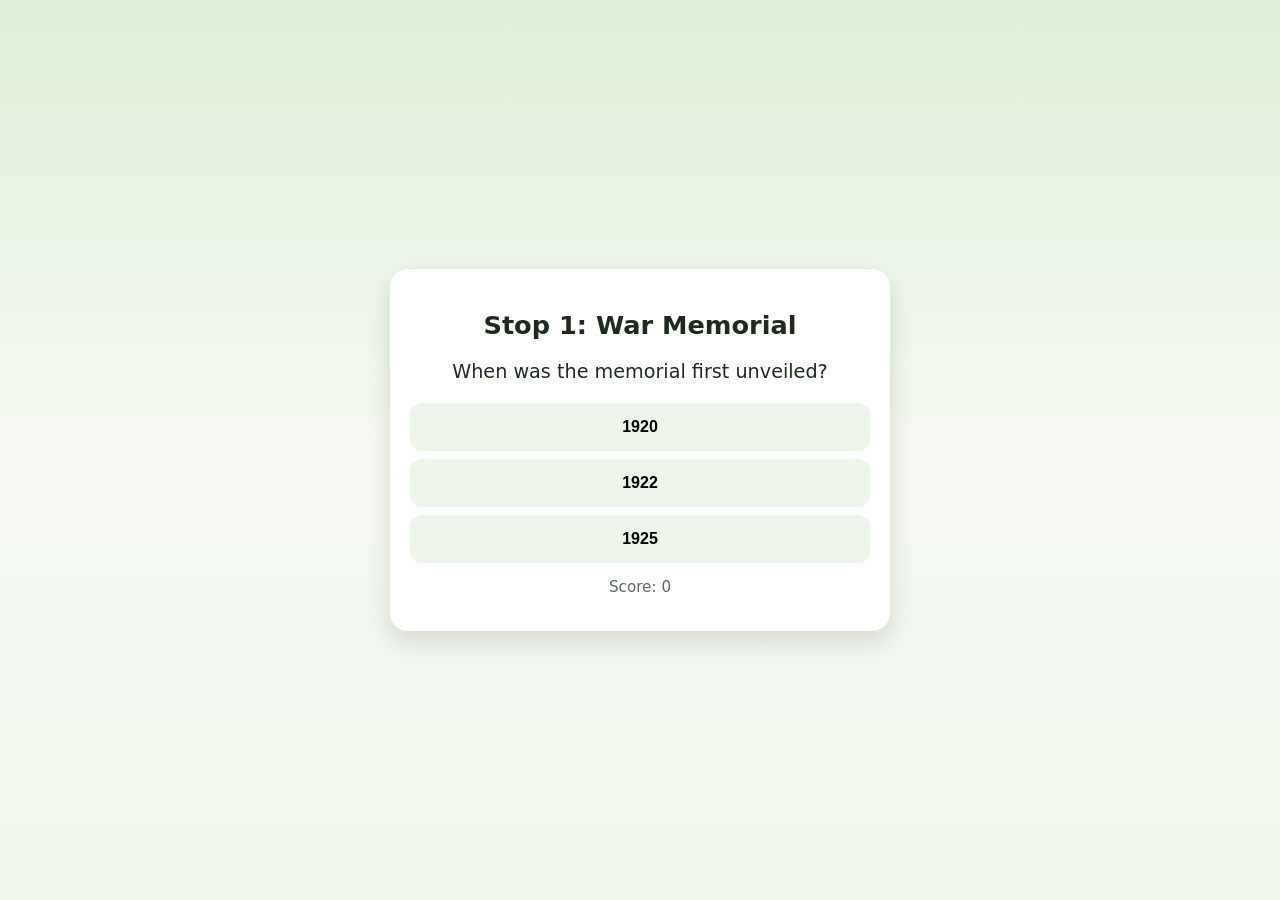
<file: games/Miniquiz.html>
<!DOCTYPE html>
<html lang="en">
<head>
<meta charset="UTF-8">
<meta name="viewport" content="width=device-width, initial-scale=1.0">
<title>Kenilworth Quiz</title>

<style>
:root {
  --bg: #f4f8f1;
  --card: #ffffff;
  --text: #1f2a1f;
  --muted: #5c6b5c;
  --accent: #2f7d32;
  --accent-2: #8bc34a;
  --danger: #b23a48;
  --shadow: 0 10px 25px rgba(0,0,0,0.12);
  --radius: 18px;
}

* {
  box-sizing: border-box;
}

body {
  margin: 0;
  font-family: Inter, system-ui, sans-serif;
  background: linear-gradient(180deg, #dff0d8 0%, var(--bg) 50%, #eef6eb 100%);
  color: var(--text);

  display: flex;
  justify-content: center;
  align-items: center;
  padding: 16px;
  min-height: 100vh;
}

.wrapper {
  width: 100%;
  max-width: 500px;
  margin: auto;
}

.quiz-box {
  width: 100%;
  background: var(--card);
  padding: 20px;
  border-radius: var(--radius);
  box-shadow: var(--shadow);
  text-align: center;
}

h2 {
  margin-bottom: 10px;
  font-size: clamp(1.2rem, 4vw, 1.6rem);
}

#question {
  font-size: clamp(1rem, 4vw, 1.2rem);
  margin: 20px 0;
}

button {
  display: block;
  width: 100%;
  margin: 8px 0;
  padding: 14px;
  border: none;
  border-radius: 12px;
  background: #edf4ea;
  cursor: pointer;
  font-weight: 600;
  font-size: 1rem;
  transition: 0.15s;
  min-height: 48px;
}

button:hover {
  background: var(--accent-2);
  color: white;
}

button:active {
  transform: scale(0.98);
}

.correct {
  background: var(--accent) !important;
  color: white;
}

.wrong {
  background: var(--danger) !important;
  color: white;
}

#score {
  margin-top: 12px;
  font-size: 0.95rem;
  color: var(--muted);
}

/* for small screens */
@media (max-width: 400px) {
  .quiz-box {
    padding: 16px;
  }

  button {
    padding: 12px;
    font-size: 0.95rem;
  }
}

button:hover {
  background: var(--accent-2);
  color: white;
}

.correct {
  background: var(--accent) !important;
  color: white;
}

.wrong {
  background: var(--danger) !important;
  color: white;
}

#score {
  margin-top: 15px;
  color: var(--muted);
}
</style>
</head>

<body>
<div class="wrapper">
  <div class="quiz-box">
    <h2 id="stopTitle"></h2>
    <p id="question"></p>
    <div id="answers"></div>
    <p id="score"></p>
  </div>
</div>

<script>

const quiz = [
{
    title: "Stop 1: War Memorial",
    questions: [
        {q:"When was the memorial first unveiled?", a:["1920","1922","1925"], correct:1},
        {q:"How many names are currently carved onto the memorial?", a:["130","179","208"], correct:2}
    ]
},
{
    title: "Stop 2: WW2 Air Raid Shelter",
    questions: [
        {q:"How many shelters were dug in Kenilworth alone in 1939?", a:["1-8","9-16","16+"], correct:2},
        {q:"When does the borrowell date back to?", a:["1500s","1600s","1700s"], correct:0},
        {q:"How many people would this air raid shelter accommodate?", a:["20","50","75"], correct:1}
    ]
},
{
    title: "Stop 3: Kenilworth Castle",
    questions: [
        {q:"When was Kenilworth Castle built?", a:["1120","1220","1320"], correct:0},
        {q:"When Robert Dudley took possession of the castle, who did he spend fortunes glamourising the castle for?", a:["Elizabeth I","Mary I","James I"], correct:0},
        {q:"Who was the person that owned Kenilworth and captured Henry III and Prince Edward, ruling as an uncrowned king until Edward escaped?", a:["John de Burgh","Simon de Montfort","Humphrey de Bohun"], correct:1}
    ]
},
{
    title: "Stop 4: The Siege of 1266",
    questions: [
        {q:"What was the duration of the seige?", a:["2 months","4 months","6 months"], correct:2},
        {q:"How large was the castle's garrison against the siege estimated?", a:["800","1000","1200"], correct:2},
        {q:"What was the result of the seige?", a:["Successful Assault","Surrender due to starvation","Surrender with agreed terms"], correct:1}
    ]
},
{
    title: "Stop 5: Elizabeth I & Dudley",
    questions: [
        {q:"What part of the castle was dedicated to Elizabeth's sole use?", a:["The hunting forest","The dungeon","The garden"], correct:2},
        {q:"Why did Elizabeth not marry Dudley?", a:["He was too ugly","He was a divorcee, it was too taboo","He died before their wedding"], correct:1},
        {q:"After Dudley's death, who was Elizabeth's favourite and her suspected lover?", a:["Dudley's brother","Dudley's nephew","Dudley's son"], correct:2}
    ]
},
{
    title: "Stop 6: Castle Hill",
    questions: [
        {q:"What is the 'Godcake?'", a:["An ancient tool","A local culinary tradition","A triangular plot of land"], correct:2},
        {q:"In New Row, what industry were many cottages used for in the 19th Century?", a:["Pottery making","Horn comb workshops","Weaving wool"], correct:1},
        {q:"In Little Virginia, which historical figure is associated with planting the first potato in England?", a:["Sir Walter Raleigh","King Henry III","Sir Francis Drake"], correct:0}
    ]
},
{
    title: "Stop 7: High Street",
    questions: [
        {q:"Why is this street called 'High Street'?", a:["The buildings were abnormally tall","The street had many expensive clothes and jewellery shops","It sits high above the Abbey"], correct:2},
        {q:"What is 'The Pound'?", a:["A famous local market","A place stray animals would be held until found","A place where travelling merchants would stay"], correct:1},
        {q:"What was the original purpose of the High Street?", a:["It was a private road for the rich ","It was the main road into Coventry ","It was a path specifically for market goods and livestock"], correct:1}
    ]
},
{
    title: "Stop 8: Parliament Piece",
    questions: [
        {q:"What is rumoured to have happened here in 1266?", a:["Henry III won his first game of chess","Henry III held parliament","Henry III got trapped"], correct:1},
        {q:"What is the building used for now?", a:["Traditional hay meadow","It is abandoned","It is a private estate"], correct:0},
        {q:"Why is the Abbey considered a more likely place Henry III would have held parliament?", a:["It had stronger walls","It had a roof","It was closer to the battlefield"], correct:1}
    ]
},
{
    title: "Stop 9: Windmills & Watermills",
    questions: [
        {q:"How many 18th Century Windmills were built in Kenilworth?", a:["2","3","4"], correct:2},
        {q:"How many watermills are there in Kenilworth?", a:["6","7","8"], correct:1},
        {q:"The Town pool Bridge is marked with flood heights, how tall was the highest flood?", a:["1.8m","2.4m","3.3m"], correct:2}
    ]
},
{
    title: "Stop 10: St Nicholas Church",
    questions: [
        {q:"To what year does this church date back to?", a:["1150","1291","1420"], correct:1},
        {q:"What caused the church to lose its spire in 1858?", a:["Lightning","War damage","A great fire"], correct:0},
        {q:"In 1575 which famous figure visited the church and attended two services?", a:["Charles I","James I","Elizabeth I"], correct:2}
    ]
},
{
    title: "Stop 11: Abbey Ruins",
    questions: [
        {q:"When was the Augustinian priory of St Mary the Virgin raised to an Abbey?", a:["1347","1447","1547"], correct:1},
        {q:"When was the Abbey stripped of its wealth and left to ruin?", a:["1538","1638","1738"], correct:0},
        {q:"Who was the Abbey originally founded by?", a:["Geoffrey de Clinton","George de Clinton","John de Clinton"], correct:0}
    ]
},
{
    title: "Stop 12: Abbey End",
    questions: [
        {q:"What year did the two 500kg land-mines drop on Kenilworth?", a:["1939","1940","1941"], correct:1},
        {q:"When was the clocktower unveiled?", a:["1906","1916","1926"], correct:0},
        {q:"When was the clocktower restored after it was damaged by the land-mines?", a:["1954","1964","1974"], correct:2}
    ]
},
{
    title: "Stop 13: Kings Arms Inn",
    questions: [
        {q:"What was the Zizzy restaurant originally, dating back to 1563?", a:["A coaching inn","A famous restaurant","A theatre"], correct:0},
        {q:"How many hides per week would the tannery at Talisman square produce per week?", a:["800","1200","1600"], correct:2},
    ]
}
];

const elements = {
  stopTitle: document.getElementById("stopTitle"),
  question: document.getElementById("question"),
  answers: document.getElementById("answers"),
  score: document.getElementById("score"),
  quizBox: document.querySelector(".quiz-box")
};

const state = {
  stop: 0,
  question: 0,
  score: 0
};

const totalQuestions = quiz.reduce((sum, stopData) => sum + stopData.questions.length, 0);

function getCurrentQuestion() {
  return quiz[state.stop]?.questions[state.question];
}

function renderQuestion() {
  const currentStop = quiz[state.stop];
  const currentQuestion = getCurrentQuestion();

  elements.stopTitle.innerText = currentStop.title;
  elements.question.innerText = currentQuestion.q;
  elements.score.innerText = `Score: ${state.score}`; 

  elements.answers.innerHTML = currentQuestion.a
    .map((answer, index) => `<button data-index="${index}">${answer}</button>`)
    .join("");
}

function moveToNextQuestion() {
  state.question++;

  if (state.question >= quiz[state.stop].questions.length) {
    state.stop++;
    state.question = 0;
  }

  if (state.stop >= quiz.length) {
    elements.quizBox.innerHTML = `<h2>Finished!</h2><p>Your score: ${state.score}/${totalQuestions}</p>`;
    return;
  }

  renderQuestion();
}

function checkAnswer(choice) {
  const currentQuestion = getCurrentQuestion();
  const { correct } = currentQuestion;
  const buttons = elements.answers.querySelectorAll("button");

  buttons.forEach((button, index) => {
    button.disabled = true;
    if (index === correct) button.classList.add("correct");
    if (index === choice && index !== correct) button.classList.add("wrong");
  });

  if (choice === correct) {
    state.score++;
    elements.score.innerText = `Score: ${state.score}`;
  }

  setTimeout(moveToNextQuestion, 1000);
}

elements.answers.addEventListener("click", (event) => {
  const button = event.target.closest("button");
  if (!button || button.disabled) return;

  checkAnswer(Number(button.dataset.index));
});

renderQuestion();

</script>

</body>
</html>
</file>
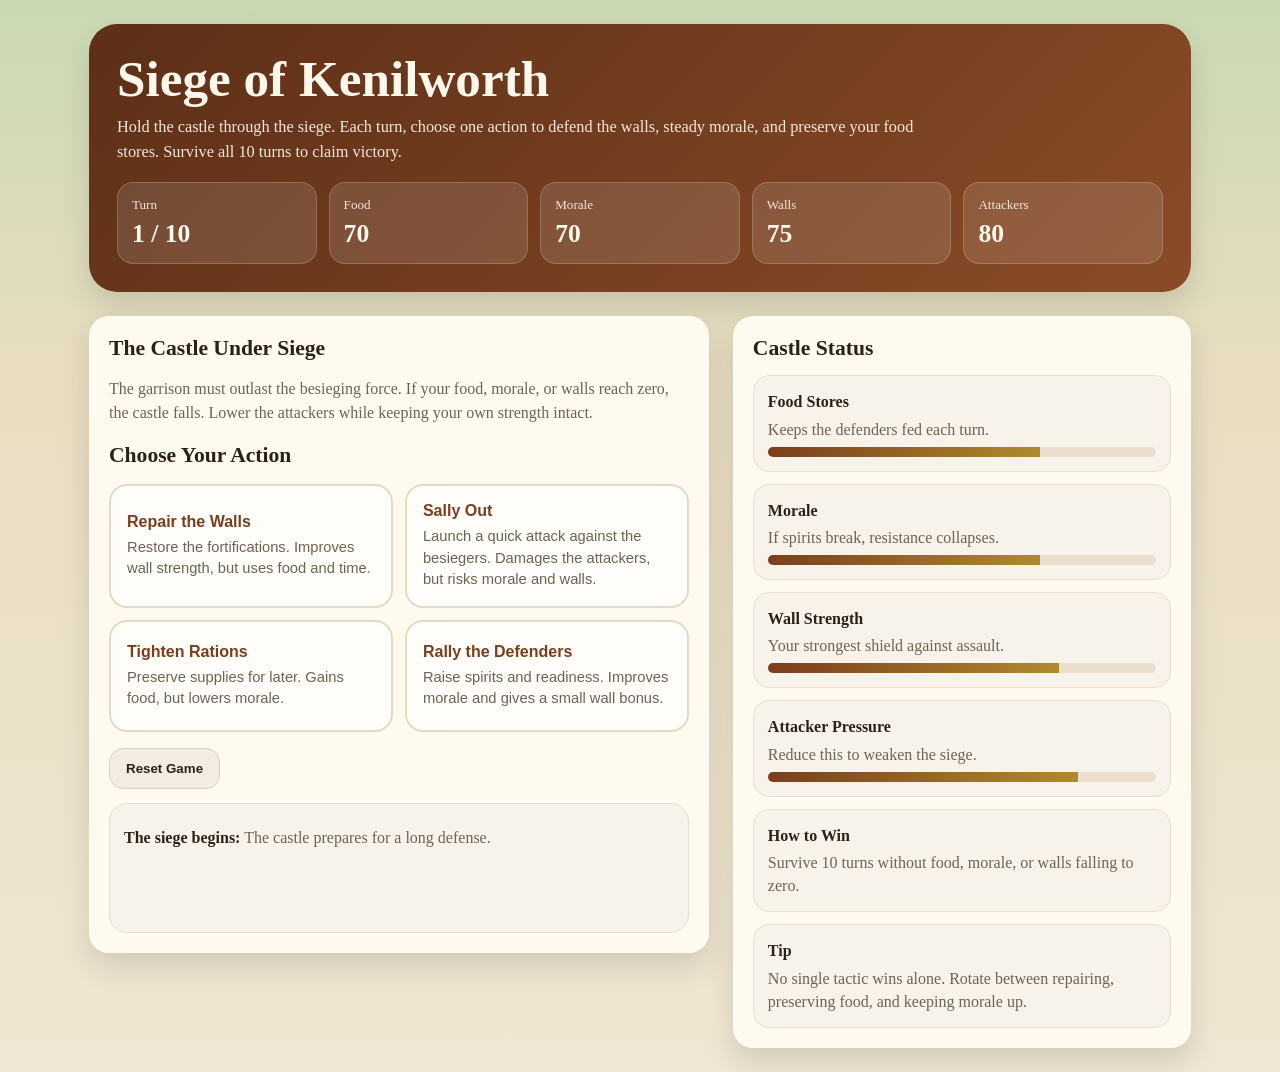
<file: games/seige-of-kenilworth.html>
<!DOCTYPE html>
<html lang="en">
<head>
  <meta charset="UTF-8" />
  <meta name="viewport" content="width=device-width, initial-scale=1.0" />
  <title>Siege of Kenilworth</title>
  <style>
    :root {
      --bg: #efe7d3;
      --card: #fffaf0;
      --ink: #2a2118;
      --muted: #6e6255;
      --accent: #7a3e1d;
      --accent-2: #a85f2a;
      --good: #2f6b3d;
      --bad: #9e2f2f;
      --gold: #b08a2e;
      --shadow: 0 14px 30px rgba(0,0,0,0.12);
      --radius: 20px;
    }

    * { box-sizing: border-box; }

    body {
      margin: 0;
      font-family: Georgia, "Times New Roman", serif;
      color: var(--ink);
      background:
        linear-gradient(180deg, #c9d9b3 0%, #e9ddc1 35%, #efe7d3 100%);
      min-height: 100vh;
    }

    .wrap {
      max-width: 1150px;
      margin: 0 auto;
      padding: 24px;
    }

    .hero {
      background: linear-gradient(135deg, #5d2f18, #8a4c27);
      color: #fff7ea;
      border-radius: 28px;
      padding: 28px;
      box-shadow: var(--shadow);
      margin-bottom: 24px;
    }

    .hero h1 {
      margin: 0 0 8px;
      font-size: clamp(2rem, 5vw, 3.2rem);
      line-height: 1.05;
    }

    .hero p {
      margin: 0;
      max-width: 820px;
      color: rgba(255,247,234,0.92);
      line-height: 1.55;
      font-size: 1.02rem;
    }

    .stats {
      display: grid;
      grid-template-columns: repeat(5, minmax(0, 1fr));
      gap: 12px;
      margin-top: 18px;
    }

    .stat {
      background: rgba(255,255,255,0.12);
      border: 1px solid rgba(255,255,255,0.18);
      border-radius: 16px;
      padding: 14px;
    }

    .stat-label {
      font-size: 0.82rem;
      opacity: 0.9;
      margin-bottom: 6px;
    }

    .stat-value {
      font-size: 1.6rem;
      font-weight: 700;
    }

    .layout {
      display: grid;
      grid-template-columns: 1.15fr 0.85fr;
      gap: 24px;
      align-items: start;
    }

    .card {
      background: var(--card);
      border-radius: var(--radius);
      box-shadow: var(--shadow);
      padding: 20px;
    }

    .card h2 {
      margin: 0 0 10px;
      font-size: 1.35rem;
    }

    .card p {
      color: var(--muted);
      line-height: 1.5;
    }

    .scene {
      position: relative;
      min-height: 430px;
      overflow: hidden;
      border-radius: 24px;
      background:
        linear-gradient(180deg, #bfd4e8 0 34%, #a8c57f 34% 55%, #7a9653 55% 100%);
      border: 3px solid rgba(122,62,29,0.15);
      margin-top: 16px;
    }

    .sun {
      position: absolute;
      top: 24px;
      right: 38px;
      width: 68px;
      height: 68px;
      background: #f6d36a;
      border-radius: 50%;
      box-shadow: 0 0 30px rgba(246,211,106,0.55);
    }

    .lake {
      position: absolute;
      left: 18px;
      right: 18px;
      bottom: 68px;
      height: 95px;
      background: #6ca4c9;
      border-radius: 50% / 45%;
      opacity: 0.95;
    }

    .castle {
      position: absolute;
      left: 50%;
      transform: translateX(-50%);
      bottom: 118px;
      width: 360px;
      height: 180px;
    }

    .wall {
      position: absolute;
      left: 40px;
      right: 40px;
      bottom: 0;
      height: 88px;
      background: #b9b0a0;
      border: 3px solid #8d8576;
      border-radius: 8px;
    }

    .gate {
      position: absolute;
      left: 50%;
      transform: translateX(-50%);
      bottom: 0;
      width: 70px;
      height: 58px;
      background: #6a452f;
      border-radius: 12px 12px 0 0;
      border: 3px solid #533522;
    }

    .tower {
      position: absolute;
      bottom: 58px;
      width: 62px;
      height: 110px;
      background: #b9b0a0;
      border: 3px solid #8d8576;
      border-radius: 8px 8px 0 0;
    }

    .tower::before {
      content: "";
      position: absolute;
      top: -16px;
      left: -3px;
      right: -3px;
      height: 18px;
      background: repeating-linear-gradient(
        90deg,
        #8d8576 0 10px,
        #b9b0a0 10px 20px
      );
      border-radius: 8px 8px 0 0;
    }

    .tower.left { left: 0; }
    .tower.right { right: 0; }

    .keep {
      position: absolute;
      left: 50%;
      transform: translateX(-50%);
      bottom: 70px;
      width: 110px;
      height: 120px;
      background: #c7beae;
      border: 3px solid #8d8576;
      border-radius: 8px 8px 0 0;
    }

    .keep::before {
      content: "";
      position: absolute;
      top: -18px;
      left: -3px;
      right: -3px;
      height: 20px;
      background: repeating-linear-gradient(
        90deg,
        #8d8576 0 12px,
        #c7beae 12px 24px
      );
      border-radius: 8px 8px 0 0;
    }

    .attacker {
      position: absolute;
      bottom: 78px;
      font-size: 1.7rem;
      transition: transform 0.25s ease;
      user-select: none;
      filter: drop-shadow(0 2px 2px rgba(0,0,0,0.15));
    }

    .campfire {
      position: absolute;
      font-size: 1.7rem;
      bottom: 130px;
      left: 110px;
    }

    .campfire.right {
      left: auto;
      right: 110px;
    }

    .controls-grid {
      display: grid;
      grid-template-columns: repeat(2, minmax(0, 1fr));
      gap: 12px;
      margin-top: 16px;
    }

    .action {
      border: 2px solid #e4d9c7;
      background: #fffdfa;
      border-radius: 18px;
      padding: 16px;
      cursor: pointer;
      text-align: left;
      transition: transform 0.14s ease, box-shadow 0.14s ease, border-color 0.14s ease;
      min-height: 112px;
    }

    .action:hover,
    .action:focus-visible {
      transform: translateY(-2px);
      box-shadow: 0 10px 18px rgba(0,0,0,0.08);
      border-color: #d1b28e;
      outline: none;
    }

    .action-title {
      font-weight: 700;
      font-size: 1rem;
      margin-bottom: 6px;
      color: var(--accent);
    }

    .action-desc {
      font-size: 0.92rem;
      color: var(--muted);
      line-height: 1.45;
    }

    .log {
      margin-top: 14px;
      min-height: 130px;
      border-radius: 18px;
      background: #f8f3ea;
      border: 1px solid #eadfce;
      padding: 14px;
      line-height: 1.5;
      color: var(--muted);
      overflow: auto;
    }

    .log-entry {
      padding: 8px 0;
      border-bottom: 1px dashed #e4d8c6;
    }

    .log-entry:last-child { border-bottom: none; }

    .log-entry strong { color: var(--ink); }

    .side-list {
      display: grid;
      gap: 12px;
      margin-top: 14px;
    }

    .mini {
      border-radius: 16px;
      background: #f8f3ea;
      border: 1px solid #eadfce;
      padding: 14px;
      color: var(--muted);
      line-height: 1.45;
    }

    .mini strong {
      display: block;
      color: var(--ink);
      margin-bottom: 4px;
    }

    .turn-btns {
      display: flex;
      gap: 10px;
      flex-wrap: wrap;
      margin-top: 16px;
    }

    button.control {
      border: none;
      border-radius: 14px;
      padding: 12px 16px;
      font-weight: 700;
      cursor: pointer;
      background: var(--accent);
      color: white;
      box-shadow: var(--shadow);
      transition: transform 0.14s ease, opacity 0.14s ease;
    }

    button.control.secondary {
      background: #f3ece0;
      color: var(--ink);
      border: 1px solid #ddcfbb;
      box-shadow: none;
    }

    button.control:hover,
    button.control:focus-visible {
      transform: translateY(-2px);
      outline: none;
    }

    .overlay {
      position: fixed;
      inset: 0;
      background: rgba(24,18,12,0.58);
      display: none;
      place-items: center;
      padding: 20px;
      z-index: 20;
    }

    .overlay.show { display: grid; }

    .modal {
      width: min(580px, 100%);
      background: #fffaf0;
      border-radius: 28px;
      padding: 28px;
      box-shadow: 0 24px 44px rgba(0,0,0,0.2);
      text-align: center;
    }

    .badge {
      display: inline-block;
      background: #f3e7bf;
      color: #6a5220;
      border-radius: 999px;
      padding: 10px 16px;
      font-weight: 700;
      margin-bottom: 12px;
    }

    .modal h3 {
      margin: 0 0 10px;
      font-size: 2rem;
    }

    .modal p {
      color: var(--muted);
      line-height: 1.55;
      margin-bottom: 18px;
    }

    .meter {
      height: 10px;
      background: #eadfce;
      border-radius: 999px;
      overflow: hidden;
      margin-top: 6px;
    }

    .meter-fill {
      height: 100%;
      width: 50%;
      background: linear-gradient(90deg, #7a3e1d, #b08a2e);
      transition: width 0.25s ease;
    }

    @media (max-width: 940px) {
      .layout { grid-template-columns: 1fr; }
      .stats { grid-template-columns: repeat(3, minmax(0, 1fr)); }
    }

    @media (max-width: 620px) {
      .wrap { padding: 14px; }
      .hero, .card { padding: 16px; }
      .stats { grid-template-columns: repeat(2, minmax(0, 1fr)); }
      .controls-grid { grid-template-columns: 1fr; }
      .castle { width: 290px; }
    }
  </style>
</head>
<body>
  <div class="wrap">
    <section class="hero">
      <h1>Siege of Kenilworth</h1>
      <p>
        Hold the castle through the siege. Each turn, choose one action to defend the walls,
        steady morale, and preserve your food stores. Survive all 10 turns to claim victory.
      </p>
      <div class="stats">
        <div class="stat"><div class="stat-label">Turn</div><div class="stat-value" id="turnStat">1 / 10</div></div>
        <div class="stat"><div class="stat-label">Food</div><div class="stat-value" id="foodStat">70</div></div>
        <div class="stat"><div class="stat-label">Morale</div><div class="stat-value" id="moraleStat">70</div></div>
        <div class="stat"><div class="stat-label">Walls</div><div class="stat-value" id="wallsStat">75</div></div>
        <div class="stat"><div class="stat-label">Attackers</div><div class="stat-value" id="attackersStat">80</div></div>
      </div>
    </section>

    <div class="layout">
      <section class="card">
        <h2>The Castle Under Siege</h2>
        <p>
          The garrison must outlast the besieging force. If your food, morale, or walls reach zero,
          the castle falls. Lower the attackers while keeping your own strength intact.
        </p>

        <h2 style="margin-top:18px;">Choose Your Action</h2>
        <div class="controls-grid">
          <button class="action" data-action="repair">
            <div class="action-title">Repair the Walls</div>
            <div class="action-desc">Restore the fortifications. Improves wall strength, but uses food and time.</div>
          </button>

          <button class="action" data-action="raid">
            <div class="action-title">Sally Out</div>
            <div class="action-desc">Launch a quick attack against the besiegers. Damages the attackers, but risks morale and walls.</div>
          </button>

          <button class="action" data-action="ration">
            <div class="action-title">Tighten Rations</div>
            <div class="action-desc">Preserve supplies for later. Gains food, but lowers morale.</div>
          </button>

          <button class="action" data-action="speech">
            <div class="action-title">Rally the Defenders</div>
            <div class="action-desc">Raise spirits and readiness. Improves morale and gives a small wall bonus.</div>
          </button>
        </div>

        <div class="turn-btns">
          <button class="control secondary" id="resetBtn">Reset Game</button>
        </div>

        <div class="log" id="log"></div>
      </section>

      <aside class="card">
        <h2>Castle Status</h2>

        <div class="side-list">
          <div class="mini">
            <strong>Food Stores</strong>
            Keeps the defenders fed each turn.
            <div class="meter"><div class="meter-fill" id="foodMeter"></div></div>
          </div>

          <div class="mini">
            <strong>Morale</strong>
            If spirits break, resistance collapses.
            <div class="meter"><div class="meter-fill" id="moraleMeter"></div></div>
          </div>

          <div class="mini">
            <strong>Wall Strength</strong>
            Your strongest shield against assault.
            <div class="meter"><div class="meter-fill" id="wallsMeter"></div></div>
          </div>

          <div class="mini">
            <strong>Attacker Pressure</strong>
            Reduce this to weaken the siege.
            <div class="meter"><div class="meter-fill" id="attackersMeter"></div></div>
          </div>

          <div class="mini">
            <strong>How to Win</strong>
            Survive 10 turns without food, morale, or walls falling to zero.
          </div>

          <div class="mini">
            <strong>Tip</strong>
            No single tactic wins alone. Rotate between repairing, preserving food, and keeping morale up.
          </div>
        </div>
      </aside>
    </div>
  </div>

  <div class="overlay" id="overlay">
    <div class="modal">
      <div class="badge" id="badgeText">Castle Defender</div>
      <h3 id="finalTitle">Victory!</h3>
      <p id="finalMessage"></p>
      <button class="control" id="playAgainBtn">Play Again</button>
    </div>
  </div>

  <script>
    const maxTurns = 10;

    let game = {
      turn: 1,
      food: 70,
      morale: 70,
      walls: 75,
      attackers: 80,
      over: false
    };

    const turnStat = document.getElementById('turnStat');
    const foodStat = document.getElementById('foodStat');
    const moraleStat = document.getElementById('moraleStat');
    const wallsStat = document.getElementById('wallsStat');
    const attackersStat = document.getElementById('attackersStat');

    const foodMeter = document.getElementById('foodMeter');
    const moraleMeter = document.getElementById('moraleMeter');
    const wallsMeter = document.getElementById('wallsMeter');
    const attackersMeter = document.getElementById('attackersMeter');

    const log = document.getElementById('log');
    const overlay = document.getElementById('overlay');
    const finalTitle = document.getElementById('finalTitle');
    const finalMessage = document.getElementById('finalMessage');
    const badgeText = document.getElementById('badgeText');

    const actions = [...document.querySelectorAll('.action')];
    const resetBtn = document.getElementById('resetBtn');
    const playAgainBtn = document.getElementById('playAgainBtn');

    function clamp(value) {
      return Math.max(0, Math.min(100, value));
    }

    function addLog(text) {
      const entry = document.createElement('div');
      entry.className = 'log-entry';
      entry.innerHTML = text;
      log.prepend(entry);
    }

    function updateUI() {
      turnStat.textContent = `${Math.min(game.turn, maxTurns)} / ${maxTurns}`;
      foodStat.textContent = game.food;
      moraleStat.textContent = game.morale;
      wallsStat.textContent = game.walls;
      attackersStat.textContent = game.attackers;

      foodMeter.style.width = `${game.food}%`;
      moraleMeter.style.width = `${game.morale}%`;
      wallsMeter.style.width = `${game.walls}%`;
      attackersMeter.style.width = `${game.attackers}%`;
    }

    function randomInt(min, max) {
      return Math.floor(Math.random() * (max - min + 1)) + min;
    }

    function enemyPhase() {
      const siegeDamage = randomInt(6, 13);
      const supplyLoss = randomInt(4, 8);
      const moraleLoss = randomInt(2, 6);

      game.walls = clamp(game.walls - siegeDamage);
      game.food = clamp(game.food - supplyLoss);
      game.morale = clamp(game.morale - moraleLoss);

      addLog(
        `<strong>Enemy turn:</strong> The besiegers press the attack. Walls -${siegeDamage}, Food -${supplyLoss}, Morale -${moraleLoss}.`
      );
    }

    function takeAction(type) {
      if (game.over) return;

      let text = '';

      if (type === 'repair') {
        const repair = randomInt(12, 20);
        const foodCost = randomInt(5, 9);
        game.walls = clamp(game.walls + repair);
        game.food = clamp(game.food - foodCost);
        text = `<strong>Your action:</strong> Masons and laborers reinforce the defenses. Walls +${repair}, Food -${foodCost}.`;
      }

      if (type === 'raid') {
        const hit = randomInt(12, 22);
        const wallRisk = randomInt(3, 8);
        const moraleSwing = randomInt(-4, 8);
        game.attackers = clamp(game.attackers - hit);
        game.walls = clamp(game.walls - wallRisk);
        game.morale = clamp(game.morale + moraleSwing);
        text = `<strong>Your action:</strong> A sudden sally strikes the siege lines. Attackers -${hit}, Walls -${wallRisk}, Morale ${moraleSwing >= 0 ? '+' : ''}${moraleSwing}.`;
      }

      if (type === 'ration') {
        const savedFood = randomInt(8, 15);
        const moraleCost = randomInt(5, 10);
        game.food = clamp(game.food + savedFood);
        game.morale = clamp(game.morale - moraleCost);
        text = `<strong>Your action:</strong> Rations are tightened. Food +${savedFood}, Morale -${moraleCost}.`;
      }

      if (type === 'speech') {
        const moraleGain = randomInt(10, 18);
        const wallBonus = randomInt(2, 6);
        game.morale = clamp(game.morale + moraleGain);
        game.walls = clamp(game.walls + wallBonus);
        text = `<strong>Your action:</strong> The defenders are rallied from the battlements. Morale +${moraleGain}, Walls +${wallBonus}.`;
      }

      addLog(text);
      enemyPhase();
      checkGameState();
      if (!game.over) {
        game.turn += 1;
        if (game.turn > maxTurns) {
          endGame(true);
        }
      }
      updateUI();
    }

    function checkGameState() {
      if (game.food <= 0) {
        endGame(false, 'food');
        return;
      }
      if (game.morale <= 0) {
        endGame(false, 'morale');
        return;
      }
      if (game.walls <= 0) {
        endGame(false, 'walls');
        return;
      }
    }

    function endGame(win, reason = '') {
      game.over = true;
      overlay.classList.add('show');

      if (win) {
        let badge = 'Castle Defender';
        let ending = 'You held Kenilworth through the siege.';
        const strength = game.food + game.morale + game.walls;

        if (strength >= 180) badge = 'Legend of Kenilworth';
        else if (strength >= 130) badge = 'Steadfast Castellan';

        badgeText.textContent = badge;
        finalTitle.textContent = 'Victory!';
        finalMessage.innerHTML =
          `${ending} Final strength: <strong>Food ${game.food}</strong>, <strong>Morale ${game.morale}</strong>, <strong>Walls ${game.walls}</strong>.`;
      } else {
        badgeText.textContent = 'Fallen Garrison';
        finalTitle.textContent = 'The Castle Falls';
        let reasonText = 'The defense could not be maintained.';
        if (reason === 'food') reasonText = 'The food stores were exhausted and the garrison could not endure.';
        if (reason === 'morale') reasonText = 'Morale collapsed and the defenders could no longer hold firm.';
        if (reason === 'walls') reasonText = 'The walls were battered down and the besiegers broke through.';
        finalMessage.innerHTML = `${reasonText}`;
      }
    }

    function resetGame() {
      game = {
        turn: 1,
        food: 70,
        morale: 70,
        walls: 75,
        attackers: 80,
        over: false
      };
      log.innerHTML = '';
      overlay.classList.remove('show');
      updateUI();
      addLog('<strong>The siege begins:</strong> The castle prepares for a long defense.');
    }

    actions.forEach(btn => {
      btn.addEventListener('click', () => takeAction(btn.dataset.action));
    });

    resetBtn.addEventListener('click', resetGame);
    playAgainBtn.addEventListener('click', resetGame);

    resetGame();
  </script>
</body>
</html>
</file>
<file: css/styles.css>
*{
margin:0;
padding:0;
box-sizing:border-box;
}

body{
font-family:"Poppins",sans-serif;
background-color:#f5f7f6;
color:#333;
line-height:1.6;
min-height:100vh;
display:flex;
flex-direction:column;
}

header{
background:#1f3c2c;
color:white;
padding:20px 60px;
display:flex;
justify-content:space-between;
align-items:center;
}

header h1{
margin-bottom:10px;
font-size:22px;
}

nav ul{
list-style:none;
display:flex;
gap:25px;
}

nav a{
color:white;
text-decoration:none;
font-weight:600;
}

nav a:hover{
opacity:.8;
text-decoration:underline;
}

main{
width:100%;
max-width:1100px;
margin:0 auto;
padding:40px 20px;
flex:1;
}

footer{
background:#1f3c2c;
color:white;
text-align:center;
padding:15px;
margin-top:60px;
}

.hero{
background:white;
padding:60px 40px;
border-radius:8px;
width:100%;
max-width:900px;
margin:0 auto;
text-align:center;
}

.trail-overview{
margin-top:60px;
text-align:center;
}

.trail-overview h2{
margin-bottom:30px;
}

.overview-grid{
display:grid;
grid-template-columns:repeat(auto-fit,minmax(200px,1fr));
gap:20px;
width:100%;
max-width:900px;
margin:0 auto;
}

.overview-item{
background:white;
padding:30px;
border-radius:8px;
box-shadow:0 4px 8px rgba(0,0,0,.05);
}

.trail-purpose{
margin:80px auto 40px auto;
text-align:center;
max-width:900px;
width:100%;
}

.trail-purpose h2{
margin-bottom:20px;
}

.accessibility{
margin:80px auto 0 auto;
background:white;
padding:40px;
border-radius:8px;
max-width:900px;
width:100%;
text-align:center;
}

.accessibility h2{
margin-bottom:20px;
}

.accessibility p{
margin-bottom:15px;
max-width:700px;
margin-left:auto;
margin-right:auto;
text-align:center;
}

.page-intro{
text-align:center;
margin-bottom:50px;
}

.stop{
background:white;
padding:30px;
border-radius:8px;
margin-bottom:40px;
box-shadow:0 4px 8px rgba(0,0,0,.05);
}

.video-section,
.games-section{
margin-bottom:60px;
text-align:center;
}

.video-container video{
width:100%;
max-width:900px;
border-radius:8px;
}

.game-container iframe{
width:100%;
max-width:900px;
height:500px;
border:none;
border-radius:8px;
}

.menu-toggle{
display:none;
background:none;
border:none;
font-size:28px;
color:white;
cursor:pointer;
}

.place-card{
background:white;
padding:25px;
border-radius:8px;
box-shadow:0 4px 8px rgba(0,0,0,.05);
text-align:center;
}

.places-grid{
display:grid;
grid-template-columns:repeat(2, 1fr);
gap:30px;
margin-top:40px;
}

.game-container{
display:flex;
flex-direction:column;
gap:40px;
align-items:center;
}

.game-container h4{
margin-bottom:10px;
}

.gallery-section{
margin-top:60px;
margin-bottom:60px;  
text-align:center;
}

.gallery-grid{
display:grid;
grid-template-columns:repeat(4, 1fr);
gap:15px;
}

.gallery-grid img{
width:100%;
height:200px;
object-fit:cover;
border-radius:8px;
}

.game-button{
display:inline-block;
margin-top:15px;
padding:10px 20px;
background:#1f3c2c;
color:white;
text-decoration:none;
border-radius:6px;
font-weight:600;
}

.game-button:hover{
opacity:.85;
}

.games-grid{
display:grid;
grid-template-columns:repeat(2, 1fr);
gap:30px;
margin-top:40px;
max-width:700px;
margin-left:auto;
margin-right:auto;
}

.game-card{
background:white;
padding:25px;
border-radius:8px;
box-shadow:0 4px 8px rgba(0,0,0,.05);
text-align:center;
}

.game-card h4{
margin-bottom:10px;
}

.game-card p{
margin-bottom:15px;
}

.game-btn{
display:inline-block;
padding:12px 20px;
background:#1f3c2c;
color:white;
text-decoration:none;
border-radius:6px;
font-weight:600;
}

.game-btn:hover{
opacity:.85;
}

.video-container{
position:relative;
width:100%;
max-width:900px;
margin:0 auto;
padding-bottom:56.25%; /* 16:9 ratio */
height:0;
}

.video-container iframe{
position:absolute;
top:0;
left:0;
width:100%;
height:100%;
border:none;
border-radius:8px;
}

@media(max-width:768px){

.hero, .accessibility, .stop {
        padding: 30px 20px; 
        width: 100%;        
    }
  
    .overview-grid {
        grid-template-columns: 1fr; 
    }

header{
flex-wrap:wrap;
padding:20px;
}

nav ul{
display:none;
flex-direction:column;
width:100%;
margin-top:20px;
gap:15px;
}

nav ul.active{
display:flex;
}

.menu-toggle{
display:block;
}

.hero h2{
font-size:clamp(22px, 4vw, 32px);
}

.hero p{
font-size:clamp(14px, 2vw, 18px);
}



}
</file>
